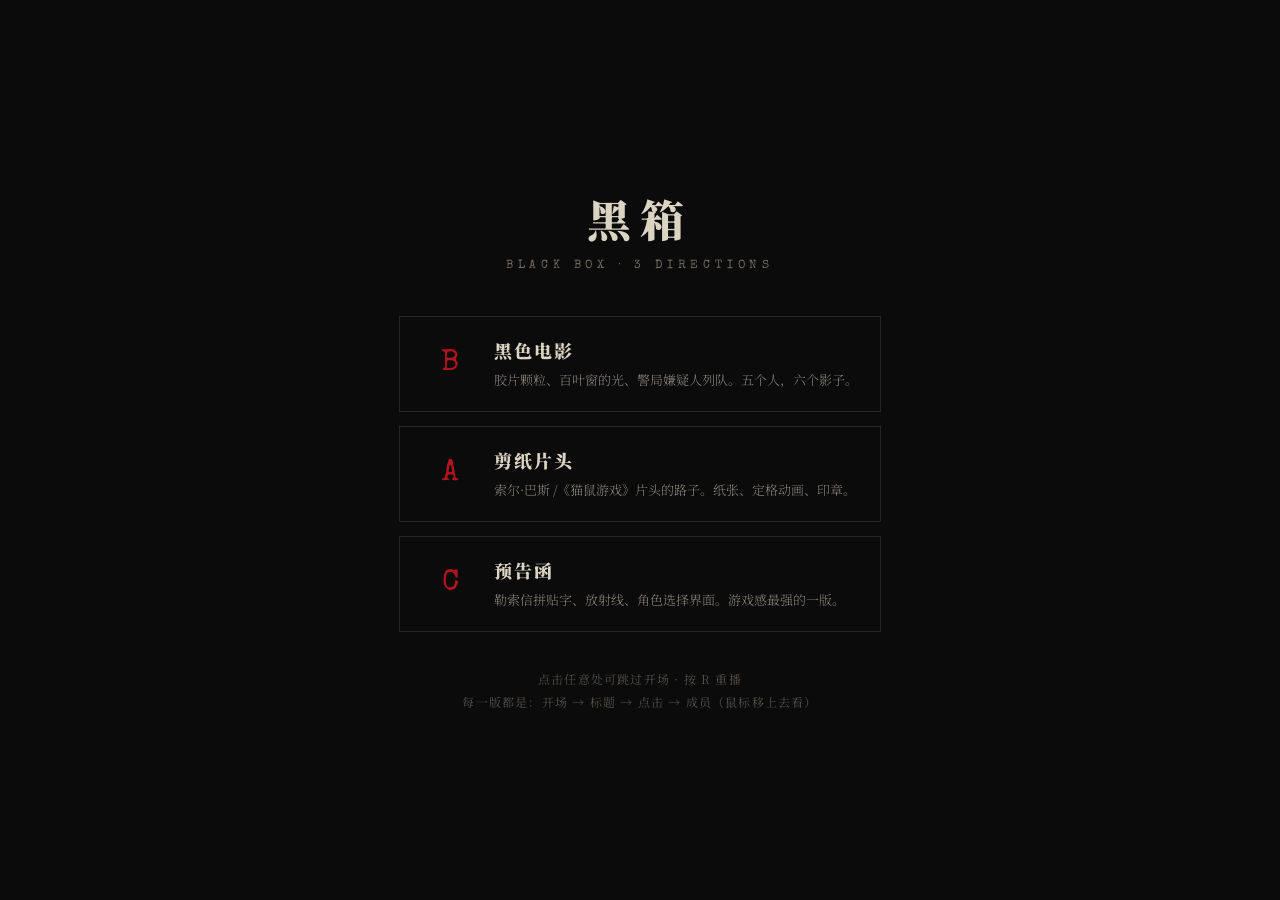
<file: index.html>
<!doctype html>
<html lang="zh-CN">
<head>
<meta charset="utf-8">
<meta name="viewport" content="width=device-width,initial-scale=1">
<title>黑箱 · 三个方向</title>
<link href="https://fonts.googleapis.com/css2?family=Noto+Serif+SC:wght@300;900&family=Special+Elite&display=swap" rel="stylesheet">
<style>
*{margin:0;padding:0;box-sizing:border-box}
body{min-height:100vh;background:#0b0b0c;color:#dcd4c3;font-family:"Noto Serif SC",serif;display:grid;place-items:center;padding:40px 16px}
h1{font-weight:900;font-size:44px;letter-spacing:.2em;text-align:center}
.sub{font-family:"Special Elite";font-size:12px;letter-spacing:.4em;color:#6f6a62;text-align:center;margin:10px 0 44px}
.list{display:grid;gap:14px;width:min(640px,100%)}
a{display:grid;grid-template-columns:56px 1fr;gap:16px;align-items:center;padding:20px 22px;border:1px solid #26252a;color:inherit;text-decoration:none;transition:border-color .2s,background .2s}
a:hover{border-color:#b0141c;background:#121114}
.k{font-family:"Special Elite";font-size:30px;color:#b0141c;text-align:center}
.t{font-weight:900;font-size:18px;letter-spacing:.12em}
.d{font-weight:300;font-size:13px;color:#8a857b;margin-top:6px;line-height:1.7}
.foot{font-size:12px;color:#55514b;text-align:center;margin-top:36px;letter-spacing:.1em;line-height:1.9}
</style>
</head>
<body>
<main>
  <h1>黑箱</h1>
  <div class="sub">BLACK BOX · 3 DIRECTIONS</div>
  <div class="list">
    <a href="b-noir.html"><div class="k">B</div><div><div class="t">黑色电影</div><div class="d">胶片颗粒、百叶窗的光、警局嫌疑人列队。五个人，六个影子。</div></div></a>
    <a href="a-cutpaper.html"><div class="k">A</div><div><div class="t">剪纸片头</div><div class="d">索尔·巴斯 /《猫鼠游戏》片头的路子。纸张、定格动画、印章。</div></div></a>
    <a href="c-calling-card.html"><div class="k">C</div><div><div class="t">预告函</div><div class="d">勒索信拼贴字、放射线、角色选择界面。游戏感最强的一版。</div></div></a>
  </div>
  <div class="foot">点击任意处可跳过开场 · 按 R 重播<br>每一版都是：开场 → 标题 → 点击 → 成员（鼠标移上去看）</div>
</main>
</body>
</html>
</file>
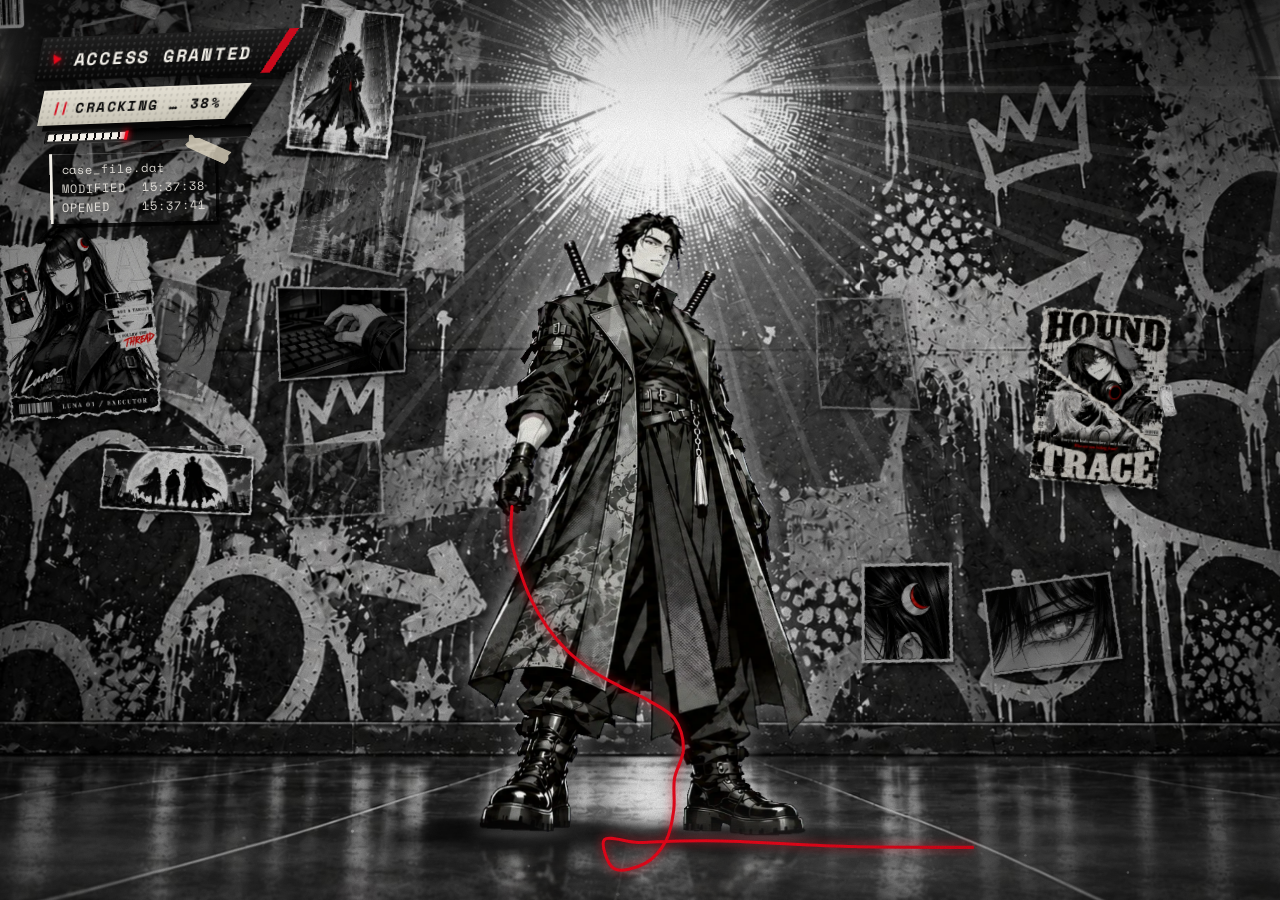
<file: v2/index.html>
<!doctype html>
<html lang="zh-CN">
<head>
<meta charset="utf-8">
<meta name="viewport" content="width=device-width,initial-scale=1,viewport-fit=cover">
<title>▮▮▮▮▮▮</title>
<link rel="stylesheet" href="hub.css?v=20261007-transitions1">
<link rel="preload" href="assets/s-plate-k.jpg" as="image" fetchpriority="high">
<link rel="preload" href="fonts/Anton-400-latin.woff2" as="font" type="font/woff2" crossorigin>
<link rel="preload" href="fonts/SpaceMono-700-latin.woff2" as="font" type="font/woff2" crossorigin>
<link rel="stylesheet" href="fonts.css">
<style>
  :root {
    --ink: #0a0a0a;
    --paper: #f2efe8;
    --red: #e5071a;
    --gutter: clamp(14px, 3vw, 40px);
  }
  * { box-sizing: border-box; }
  html, body { margin: 0; height: 100%; background: #000; overflow: hidden; touch-action: none; }
  /* Keep the cover-sized scene inside the viewport. Unlike hidden, clip also
     prevents focus/ENTER from scrolling this container during the hand-off. */
  main { position: fixed; inset: 0; width: 100%; height: 100%; overflow: clip; }
  body { font-family: 'Space Mono', ui-monospace, monospace; color: var(--paper); }

  /* ---------- 场景：分层的动态壁纸。尺寸和位置由 scene.js 按 cover 设置 ---------- */
  .scene { position: absolute; left: 0; top: 0; width: 100vw; height: 100vh; opacity: 0; --s: 1; }
  .L { position: absolute; left: 0; top: 0; width: 100%; height: 100%; }
  .plate { display: block; user-select: none; -webkit-user-drag: none; }
  .screens, .dust { pointer-events: none; }
  .fig-wrap { position: absolute; }
  .fig-wrap img { position: absolute; left: 0; top: 0; width: 100%; height: 100%; display: block; user-select: none; -webkit-user-drag: none; }
  .fig-wrap .refl { transform: scaleY(-1); opacity: .26; filter: blur(calc(2.2px * var(--s)));
    -webkit-mask-image: linear-gradient(to top, #000 0%, transparent 62%); mask-image: linear-gradient(to top, #000 0%, transparent 62%); }
  .fig-wrap .halo { filter: brightness(0) invert(1) blur(calc(11px * var(--s))); opacity: .34; transform: scale(1.015); transform-origin: 50% 96%; }   /* 背光：白色的剪影，糊开 */
  .hand { position: absolute; width: 0; height: 0; }
  /* 墙上的贴纸画板（1672x941 像素，JS 按场景缩放）；通缉令比人物暗一点，免得抢戏，站在前面的那位亮一点 */
  .wall { position: absolute; left: 0; top: 0; width: 1672px; height: 941px; transform-origin: 0 0; pointer-events: none; }
  /* 海报：.pst 管"啪"地贴上去，.pin 管悬停放大。比人物暗一点，免得抢戏；站在前面的那位亮一点 */
  .pst { position: absolute; pointer-events: auto; }
  .pin { position: relative; transform-origin: 50% 40%; }
  .pst img { display: block; user-select: none; -webkit-user-drag: none; }
  .pst .sh { position: absolute; left: 0; top: 0; width: 100%; filter: brightness(0) blur(5px); opacity: .55; pointer-events: none; }
  .pst .pp { position: relative; width: 100%; height: auto; filter: brightness(.82) contrast(1.05); }
  .pst.me .pp { filter: brightness(1.05) contrast(1.05); }
  .pnl { position: absolute; pointer-events: auto; }
  .pnl img { display: block; width: 100%; height: auto; user-select: none; -webkit-user-drag: none; }
  .pnl .ptape { position: absolute; width: 30%; height: auto; filter: drop-shadow(0 1px 1px rgba(0,0,0,.5)) !important; opacity: .92; pointer-events: none; }
  .pst .tape { position: absolute; height: auto; filter: drop-shadow(0 1px 1px rgba(0, 0, 0, .5)); opacity: .95; pointer-events: none; }
  /* 灯光：两盏顶灯偶尔不稳地闪一下，中央那团光缓慢呼吸。克制。 */
  .glow { position: absolute; border-radius: 50%; pointer-events: none; mix-blend-mode: screen; aspect-ratio: 1; transform: translate(-50%, -50%); }
  .glow.lampL { left: 9%; top: 6%; width: 22%; background: radial-gradient(circle, rgba(255,255,255,.4), rgba(255,255,255,.1) 30%, transparent 62%); animation: lampFlick 9s infinite; }
  .glow.lampR { left: 91.2%; top: 7.4%; width: 22%; background: radial-gradient(circle, rgba(255,255,255,.4), rgba(255,255,255,.1) 30%, transparent 62%); animation: lampFlick 11s infinite; animation-delay: -4.1s; }
  .glow.burst { left: 50%; top: 10.5%; width: 44%; background: radial-gradient(circle, rgba(255,255,255,.5), rgba(255,255,255,.14) 34%, transparent 66%); animation: burstPulse 6s ease-in-out infinite alternate; }
  @keyframes lampFlick { 0%, 86%, 100% { opacity: 1 } 87% { opacity: .22 } 88% { opacity: 1 } 89% { opacity: .5 } 90% { opacity: 1 } }
  @keyframes burstPulse { from { opacity: .62; transform: translate(-50%, -50%) scale(.96) } to { opacity: 1; transform: translate(-50%, -50%) scale(1.06) } }
  .fig-wrap .shadow { transform: scaleY(-.34); opacity: .68; filter: brightness(0) blur(calc(6px * var(--s)));
    -webkit-mask-image: linear-gradient(to top, #000 0%, transparent 85%); mask-image: linear-gradient(to top, #000 0%, transparent 85%); }
  .contact { position: absolute; transform: translate(-50%, -38%); border-radius: 50%; pointer-events: none;
    background: radial-gradient(ellipse at 50% 50%, rgba(0, 0, 0, .95) 0%, rgba(0, 0, 0, .7) 38%, transparent 72%); filter: blur(calc(4px * var(--s))); }
  .fig-wrap .refl { opacity: .42; filter: blur(calc(1.4px * var(--s))); }
  .fog { position: absolute; left: -20%; width: 140%; height: 11%; pointer-events: none; mix-blend-mode: screen; filter: blur(calc(12px * var(--s))); opacity: .5;
    background: radial-gradient(ellipse 22% 50% at 20% 50%, rgba(255,255,255,.34), transparent), radial-gradient(ellipse 26% 50% at 62% 50%, rgba(255,255,255,.26), transparent), radial-gradient(ellipse 18% 50% at 90% 50%, rgba(255,255,255,.3), transparent); }
  .fog.fa { animation: fogA 26s linear infinite alternate; }
  .fog.fb { animation: fogB 38s linear infinite alternate; opacity: .34; margin-top: 2.2%; }
  @keyframes fogA { from { transform: translateX(-4%); } to { transform: translateX(4%); } }
  @keyframes fogB { from { transform: translateX(5%); } to { transform: translateX(-5%); } }
  .thread { overflow: visible; pointer-events: none; }
  .thread .line { fill: none; stroke: var(--red); stroke-width: 3.2; stroke-linecap: round; filter: drop-shadow(0 0 5px rgba(229, 7, 26, .8)); }
  .thread .cap { fill: var(--red); stroke: var(--paper); stroke-width: 2.4; opacity: 0; filter: drop-shadow(0 0 8px rgba(229, 7, 26, .9)); }

  /* 启动画面：墙和人物还在路上时，不是一片死黑。加载很快（<0.4 秒）就根本看不见它。 */
  #boot { position: fixed; inset: 0; z-index: 100; background: #000; display: grid; place-content: center; justify-items: center; gap: 16px; transition: opacity .5s .1s; }
  #boot span { font: 700 13px/1 'Space Mono', monospace; letter-spacing: .38em; color: rgba(242, 239, 232, .72); opacity: 0; animation: bootIn .3s .4s forwards; }
  #boot i { width: min(240px, 50vw); height: 2px; background: linear-gradient(90deg, transparent, #e5071a, transparent); opacity: 0; animation: bootIn .3s .4s forwards, bootScan 1.1s ease-in-out infinite; }
  @keyframes bootIn { to { opacity: 1 } }
  @keyframes bootScan { 0%, 100% { transform: translateX(-45%) scaleX(.4) } 50% { transform: translateX(45%) scaleX(1) } }
  html.ready #boot { opacity: 0; pointer-events: none; }
  .vignette { position: fixed; inset: 0; pointer-events: none;
    background: radial-gradient(ellipse at 50% 55%, transparent 52%, rgba(0, 0, 0, .55) 100%); }
  /* 性能（量过）：每帧被 JS 挪动的图层必须单独开合成层，否则每一帧都要把里面所有的滤镜（模糊、阴影）重画一遍。
     在 Retina 屏上这一条把首页从 23 帧/秒、最差一帧 316 毫秒，变成稳定 60 帧。只给"确实在动"的东西开，别全开，每个合成层都占显存。 */
  .lyr, .pst, .psw, .pnl, .fig-wrap { will-change: transform; }
  /* 胶片颗粒：以前是 4 倍屏幕大（inset -50%）还叠 multiply，一张 5760x3600 的纹理每帧混合一次；现在只比屏幕大一圈、普通叠加 */
  .grain { position: fixed; inset: -6%; pointer-events: none; opacity: .09;
    background-image: url("data:image/svg+xml;utf8,<svg xmlns='http://www.w3.org/2000/svg' width='200' height='200'><filter id='n'><feTurbulence type='fractalNoise' baseFrequency='.9' numOctaves='2' stitchTiles='stitch'/><feColorMatrix values='0 0 0 0 0  0 0 0 0 0  0 0 0 0 0  0 0 0 1.4 -.2'/></filter><rect width='100%' height='100%' filter='url(%23n)'/></svg>");
    animation: grain 1.2s steps(6) infinite; }
  @keyframes grain { 0% { transform: translate(0, 0) } 20% { transform: translate(-3%, 2%) } 40% { transform: translate(2%, -3%) } 60% { transform: translate(-2%, -1%) } 80% { transform: translate(3%, 3%) } 100% { transform: translate(0, 0) } }

  /* ---------- 左上：系统读数（英文是系统的声音）----------
     做成真的"物件"：有厚度的标签、嵌在槽里的分段进度条、贴着胶带的小卡片。
     厚度用 filter 的 drop-shadow 一层层叠出来（外层元素），形状（切角）放在里层的 .tf 上，这样切角不会把厚度切掉。 */
  .hud { position: absolute; left: var(--gutter); top: var(--gutter); transform: rotate(-2.2deg); transform-origin: left top; font-size: clamp(11px, 1.1vw, 14px); letter-spacing: .12em; }
  .hud > * { display: block; }
  /* HUD 标签和 ENTER 同一套语言：整体斜切，键面压在一块偏移的灰纸底板上；ACCESS GRANTED 是黑底纸字 + 红三角 + 一道细红斜线，CRACKING 反过来（纸色底黑字）。
     底板用 ::before 偏移出来（同样的切角），键面的切角放在里层 .tf，文字再反向斜回来，所以字是直立的斜体。 */
  .tag { --sd: 6px; position: relative; width: max-content; opacity: 0; transform: skewX(-14deg); filter: drop-shadow(0 9px 8px rgba(0, 0, 0, .55)); }
  .tag::before { content: ''; position: absolute; inset: 0; z-index: -1; transform: translate(var(--sd), var(--sd)); clip-path: polygon(0 0, 100% 0, calc(100% - 20px) 100%, 0 100%); }
  .tag .tf { position: relative; display: flex; align-items: center; gap: .65em; padding: .5em 2em .5em .85em; font-weight: 700; clip-path: polygon(0 0, 100% 0, calc(100% - 20px) 100%, 0 100%); }
  .tag .tf > * { transform: skewX(14deg); }
  .tag .tt { display: inline-block; font-style: italic; letter-spacing: .1em; }
  .tag.granted { margin-bottom: 9px; font-size: 1.25em; }
  .tag.granted .tf { padding-right: 3.7em; }
  .tag.granted::before { background: var(--grain), linear-gradient(135deg, #d6d2c6, #a09c90); background-size: 160px, auto; }
  .tag.granted .tf { color: var(--paper);
    background: linear-gradient(115deg, transparent calc(100% - 2.7em), rgba(212, 9, 28, .95) calc(100% - 2.7em) calc(100% - 2.2em), transparent calc(100% - 2.2em)),
      radial-gradient(circle, rgba(255, 255, 255, .1) 1px, transparent 1.6px) 0 0 / 6px 6px, linear-gradient(180deg, #1f1f1f, #060606); }
  .tag.crack::before { background: #060606; box-shadow: 0 0 0 1px rgba(255, 255, 255, .12); }
  .tag.crack .tf { color: var(--ink); gap: .5em;
    background: radial-gradient(circle, rgba(0, 0, 0, .1) 1px, transparent 1.6px) 0 0 / 6px 6px, linear-gradient(180deg, #e4e0d4, #c8c4b6); }
  .tag.crack .tf::before { content: '//'; transform: skewX(14deg); color: #d4091c; font-weight: 700; letter-spacing: -.1em; }
  /* 红三角：指向文字，微微闪 */
  .tri { flex: none; width: 0; height: 0; border-left: .5em solid #e5071a; border-top: .31em solid transparent; border-bottom: .31em solid transparent; filter: drop-shadow(0 0 .22em rgba(229, 7, 26, .85)); animation: ledBlink 2.6s ease-in-out infinite; }
  @keyframes ledBlink { 0%, 100% { opacity: 1 } 47% { opacity: 1 } 50% { opacity: .35 } 54% { opacity: 1 } }
  /* 进度条：嵌在槽里的分段灯条，每一格都是一个小方块，最后一格发红光 */
  .bar { transform: skewX(-14deg); height: 11px; width: clamp(150px, 16vw, 230px); margin: 7px 0 0 4px; opacity: 0; transform-origin: left; padding: 2px; background: linear-gradient(180deg, #050505, #151515); border-radius: 2px;
    box-shadow: inset 0 2px 3px rgba(0, 0, 0, .95), 0 1px 0 rgba(255, 255, 255, .22), 0 0 0 1px #000; }
  .bar i { position: relative; display: block; height: 100%; width: 38%; background: repeating-linear-gradient(90deg, var(--paper) 0 6px, transparent 6px 8px); box-shadow: 0 0 6px rgba(242, 239, 232, .35); }
  .bar i::after { content: ''; position: absolute; right: -2px; top: -1px; bottom: -1px; width: 3px; background: #e5071a; box-shadow: 0 0 6px 1px rgba(229, 7, 26, .85); animation: ledBlink 1.3s linear infinite; }
  /* 文件信息：一张贴着胶带的小卡片，有一点点歪 */
  .meta { position: relative; width: max-content; margin: 12px 0 0 6px; padding: .6em .9em .55em 1em; font-size: .86em; line-height: 1.55; letter-spacing: .08em; color: rgba(242, 239, 232, .88);
    background: var(--grain), linear-gradient(180deg, rgba(34, 34, 34, .95), rgba(14, 14, 14, .95)); background-size: 160px, auto; opacity: 0; transform: rotate(.9deg);
    box-shadow: inset 3px 0 0 var(--paper), inset 0 1px 0 rgba(255, 255, 255, .16), 3px 4px 0 rgba(0, 0, 0, .7), 5px 9px 9px rgba(0, 0, 0, .5); }
  .meta::before { content: ''; position: absolute; right: -16px; top: -9px; width: 46px; height: 15px; transform: rotate(24deg); background: rgba(238, 229, 205, .74); box-shadow: 0 1px 2px rgba(0, 0, 0, .5);
    clip-path: polygon(0 12%, 6% 0, 14% 14%, 24% 2%, 100% 8%, 96% 36%, 100% 62%, 95% 100%, 8% 92%, 0 78%, 5% 50%); }

  /* ---------- 右下：ENTER ----------
     一个真正的"键"：脸（.e-face）浮在一块侧壁（.e-side）上面。静止时露出 9px 的厚度；
     鼠标悬上去，脸往左上浮起（厚度变 12px）；按下去，脸往侧壁方向沉下去（厚度只剩 3px）。
     按钮本身被 GSAP 管着 transform，所以所有位移都放在内部的 .e-face 上。 */
  .enter { --d: 9px; position: absolute; right: var(--gutter); bottom: calc(var(--gutter) + env(safe-area-inset-bottom, 0px)); border: 0; padding: 0; background: none; cursor: pointer; opacity: 0;
    font-family: 'Anton', Impact, sans-serif; font-size: clamp(30px, 4.2vw, 62px); letter-spacing: .06em; line-height: 1; transform: skewX(-14deg) rotate(-2deg);
    filter: drop-shadow(0 12px 10px rgba(0, 0, 0, .65)); outline: none; }
  .e-side { position: absolute; inset: 0; transform: translate(var(--d), var(--d)); background: linear-gradient(135deg, #8d887b 0%, #4f4c45 70%, #2b2926 100%); box-shadow: inset 0 0 0 2px #0a0a0a; transition: transform .12s; }
  .e-face { position: relative; display: flex; align-items: center; gap: .32em; padding: .32em .75em .3em .6em; color: var(--ink); transition: transform .12s, background .15s, color .15s, box-shadow .15s;
    background: var(--grain), linear-gradient(180deg, #fbf9f3 0%, #f2efe8 46%, #d9d5c9 100%); background-size: 160px, auto;
    box-shadow: inset 0 3px 0 #fff, inset 0 -5px 0 rgba(0, 0, 0, .15), inset 3px 0 0 rgba(255, 255, 255, .85), inset 0 0 0 3px #0a0a0a; overflow: hidden; }
  .e-face::before { content: ''; position: absolute; inset: 7px; border: 1.5px dashed rgba(10, 10, 10, .35); pointer-events: none; }      /* 缝线 */
  .e-face::after { content: ''; position: absolute; top: 0; bottom: 0; left: -70%; width: 45%; pointer-events: none; transform: skewX(-18deg);
    background: linear-gradient(90deg, transparent, rgba(255, 255, 255, .85), transparent); opacity: 0; }                              /* 悬停时划过的高光 */
  .e-txt, .e-led, .e-arr { position: relative; z-index: 1; display: inline-block; transform: skewX(14deg); }
  .e-led { flex: none; width: .24em; height: .5em; margin-right: .08em; background: linear-gradient(180deg, #ff8d8d, #e5071a 55%, #8a0211); border-radius: 1px; box-shadow: 0 0 .35em rgba(229, 7, 26, .95), 0 0 0 .04em rgba(0, 0, 0, .6); animation: ledBlink 1.8s ease-in-out infinite; }
  .e-arr { font-size: .62em; letter-spacing: -.12em; margin-left: .15em; transition: transform .15s, letter-spacing .15s; }
  .enter:hover .e-face, .enter:focus-visible .e-face { transform: translate(-3px, -3px); color: var(--paper);
    background: var(--grain), linear-gradient(180deg, #2f2f2f 0%, #161616 50%, #0a0a0a 100%); background-size: 160px, auto;
    box-shadow: inset 0 3px 0 rgba(255, 255, 255, .22), inset 0 -5px 0 rgba(0, 0, 0, .8), inset 0 0 0 3px var(--paper); }
  .enter:hover .e-face::before, .enter:focus-visible .e-face::before { border-color: rgba(242, 239, 232, .4); }
  .enter:hover .e-face::after, .enter:focus-visible .e-face::after { animation: sheen .7s ease-out 1; }
  .enter:hover .e-arr, .enter:focus-visible .e-arr { transform: skewX(14deg) translateX(.14em); letter-spacing: .02em; }
  .enter:active .e-face { transform: translate(6px, 6px); box-shadow: inset 0 2px 0 rgba(255, 255, 255, .12), inset 0 -2px 0 rgba(0, 0, 0, .8), inset 0 0 0 3px var(--paper); }
  .enter:active .e-side { transform: translate(var(--d), var(--d)) scale(.995); }
  @keyframes sheen { 0% { left: -70%; opacity: 0 } 15% { opacity: 1 } 100% { left: 130%; opacity: 0 } }

  /* ===== 按键 B（最终选用）：漫画菜单的斜切黑条。黑色键面压在一块灰纸底板上（不再是纯白，对比度压下来，带纸的颗粒）；
     悬停时键面翻成暖纸色、底板翻成暗红；红三角指向文字；一道很细的红斜线。 ===== */
  .enter.v-b { --d: 8px; }
  .v-b .b-slab { position: absolute; inset: 0; transform: translate(var(--d), var(--d)); clip-path: polygon(0 0, 100% 0, calc(100% - 26px) 100%, 0 100%); transition: transform .12s, background .15s;
    background: var(--grain), linear-gradient(135deg, #d3cfc3, #9d998d); background-size: 160px, auto; }
  .v-b .b-face { position: relative; display: flex; align-items: center; gap: .3em; padding: .32em 1.9em .3em .55em; color: var(--paper); transition: transform .12s, color .15s, background .15s;
    clip-path: polygon(0 0, 100% 0, calc(100% - 26px) 100%, 0 100%);
    background: linear-gradient(115deg, transparent calc(100% - 1.5em), rgba(212, 9, 28, .95) calc(100% - 1.5em) calc(100% - 1.2em), transparent calc(100% - 1.2em)),
      radial-gradient(circle, rgba(255, 255, 255, .09) 1px, transparent 1.6px) 0 0 / 6px 6px, linear-gradient(180deg, #1d1d1d, #050505); }
  .v-b .e-txt { font-style: italic; letter-spacing: .09em; }
  .v-b .b-tri { position: relative; z-index: 1; flex: none; width: 0; height: 0; border-left: .42em solid #e5071a; border-top: .27em solid transparent; border-bottom: .27em solid transparent; filter: drop-shadow(0 0 .22em rgba(229, 7, 26, .8)); transform: skewX(14deg); transition: transform .15s; animation: ledBlink 2.6s ease-in-out infinite; }
  .v-b:hover .b-face, .v-b:focus-visible .b-face { transform: translate(-3px, -3px); color: var(--ink);
    background: linear-gradient(115deg, transparent calc(100% - 1.5em), rgba(212, 9, 28, .95) calc(100% - 1.5em) calc(100% - 1.2em), transparent calc(100% - 1.2em)),
      radial-gradient(circle, rgba(0, 0, 0, .1) 1px, transparent 1.6px) 0 0 / 6px 6px, linear-gradient(180deg, #e9e5d9, #cdc9bb); }
  .v-b:hover .b-slab, .v-b:focus-visible .b-slab { background: var(--grain), linear-gradient(135deg, #b30c1c, #6e0511); background-size: 160px, auto; transform: translate(calc(var(--d) + 2px), calc(var(--d) + 2px)); }
  .v-b:hover .b-tri, .v-b:focus-visible .b-tri { transform: skewX(14deg) translateX(.2em) scale(1.25); }
  .v-b:active .b-face { transform: translate(6px, 6px); }
  .v-b:active .b-slab { transform: translate(var(--d), var(--d)) scale(.99); }

  /* ===== 按键 C：街机的圆形红按钮（带黑白警示条的外圈）+ 一块钉着铆钉的金属铭牌。不倾斜，像装在面板上的真东西 ===== */
  .enter.v-c { display: flex; align-items: center; gap: .26em; transform: rotate(-1.5deg); filter: drop-shadow(0 12px 10px rgba(0, 0, 0, .65)); }
  .c-housing { position: relative; flex: none; width: 1.42em; height: 1.42em; border-radius: 50%; margin: 0 .12em .14em 0;
    background: repeating-conic-gradient(#0a0a0a 0 12deg, #f2efe8 12deg 24deg);
    box-shadow: 0 0 0 .06em #0a0a0a, 0 .08em 0 .06em #6d695f, 0 .16em 0 .06em #4a4741, 0 .24em 0 .06em #2b2926; }
  .c-housing::before { content: ''; position: absolute; inset: .17em; border-radius: 50%; background: radial-gradient(circle at 50% 40%, #151515, #000); box-shadow: inset 0 .08em .16em rgba(0, 0, 0, .95), 0 0 0 .035em rgba(255, 255, 255, .3); }
  .c-dome { position: absolute; inset: .3em; border-radius: 50%; transition: transform .12s, box-shadow .12s, filter .15s;
    background: radial-gradient(circle at 36% 26%, #ffb3b3 0 6%, #ff3a3a 20%, #e5071a 44%, #9a0414 82%, #5a0109);
    box-shadow: 0 .12em 0 #75020f, 0 .2em 0 #2e0106, 0 .26em .26em rgba(0, 0, 0, .6), 0 0 .55em rgba(229, 7, 26, .4); animation: domePulse 2.4s ease-in-out infinite; }
  @keyframes domePulse { 0%, 100% { filter: brightness(1) } 50% { filter: brightness(1.18) } }
  .c-plate { position: relative; display: flex; align-items: center; gap: .3em; padding: .28em .5em .26em .62em; color: var(--paper); border-radius: .07em; margin-bottom: .22em; transition: transform .12s, box-shadow .12s;
    background: var(--grain), linear-gradient(180deg, #343434 0%, #181818 48%, #0a0a0a 100%); background-size: 160px, auto;
    box-shadow: inset 0 .05em 0 rgba(255, 255, 255, .34), inset 0 -.06em 0 rgba(0, 0, 0, .9), inset 0 0 0 .05em #0a0a0a, 0 .09em 0 #8d887b, 0 .16em 0 #5a574f, 0 .23em 0 #2b2926; }
  .c-plate .e-txt, .c-plate .e-arr { transform: none; }
  .c-rivet { flex: none; width: .17em; height: .17em; border-radius: 50%; background: radial-gradient(circle at 35% 30%, #cfcfcf, #6a6a6a 60%, #222); box-shadow: 0 0 0 .02em #000; }
  .v-c:hover .c-dome, .v-c:focus-visible .c-dome { filter: brightness(1.3); transform: translateY(-.03em); box-shadow: 0 .14em 0 #75020f, 0 .22em 0 #2e0106, 0 .3em .3em rgba(0, 0, 0, .6), 0 0 1em .1em rgba(229, 7, 26, .75); }
  .v-c:hover .c-plate, .v-c:focus-visible .c-plate { transform: translateY(-.03em); }
  .v-c:hover .e-arr, .v-c:focus-visible .e-arr { transform: translateX(.14em); letter-spacing: .02em; }
  .v-c:active .c-dome { transform: translateY(.14em); box-shadow: 0 .02em 0 #75020f, 0 .06em 0 #2e0106, 0 .08em .1em rgba(0, 0, 0, .6), 0 0 .7em rgba(229, 7, 26, .6); }
  .v-c:active .c-plate { transform: translateY(.07em); box-shadow: inset 0 .05em 0 rgba(255, 255, 255, .2), inset 0 -.06em 0 rgba(0, 0, 0, .9), inset 0 0 0 .05em #0a0a0a, 0 .03em 0 #8d887b, 0 .07em 0 #2b2926; }

  /* ---------- 回访彩蛋 ---------- */
  .again { position: absolute; left: var(--gutter); bottom: calc(var(--gutter) + env(safe-area-inset-bottom, 0px)); font-family: 'Noto Serif SC', serif; font-weight: 600; font-size: clamp(16px, 1.8vw, 24px); letter-spacing: .3em; color: var(--paper); text-shadow: 0 0 12px #000, 0 2px 4px #000; opacity: 0; pointer-events: none; }

  /* ---------- 转场：红线绷直，沿线把屏幕切成两半 ---------- */
  .half { position: fixed; inset: 0; z-index: 40; overflow: hidden; pointer-events: none; will-change: transform; }
  main.entry-transition { pointer-events: none; }
  .slash { position: fixed; inset: 0; width: 100%; height: 100%; z-index: 50; pointer-events: none; display: none; }
  .slash path { fill: none; stroke-linecap: round; stroke-linejoin: round; }
  #slashGlow { stroke: var(--paper); stroke-width: 9; opacity: 0; }                   /* 撕开的白边 */
  #slashLine { stroke: var(--red); stroke-width: 4; filter: drop-shadow(0 0 8px rgba(229, 7, 26, .9)); }
  .flash { position: fixed; inset: 0; z-index: 45; background: #fff; opacity: 0; pointer-events: none; }


  /* ---------- 中央光晕的光效：光束 + 两层反向缓慢旋转的光芒 + 泛光 + 横向光斑（都是 screen 叠加，克制） ---------- */
  .glow.burst { left: 51.3%; top: 10.8%; }
  .lfx { position: absolute; pointer-events: none; mix-blend-mode: screen; }
  .lfx.shaft { left: 51.3%; top: 10.8%; width: 52%; height: 80%; transform: translateX(-50%); filter: blur(8px); opacity: .7;
    background: linear-gradient(to bottom, rgba(255,255,255,.24), rgba(255,255,255,.07) 60%, transparent 96%); clip-path: polygon(44% 0, 56% 0, 100% 100%, 0 100%); animation: shaftPulse 7s ease-in-out infinite alternate; }
  .lfx.rays { left: 51.3%; top: 10.8%; aspect-ratio: 1; border-radius: 50%; transform: translate(-50%, -50%); }
  .lfx.r1 { width: 130%; opacity: .55; animation: spinA 160s linear infinite;
    background: repeating-conic-gradient(from 0deg, rgba(255,255,255,.32) 0deg 1.1deg, transparent 1.1deg 7.5deg);
    -webkit-mask-image: radial-gradient(circle, transparent 2.5%, #000 9%, transparent 47%); mask-image: radial-gradient(circle, transparent 2.5%, #000 9%, transparent 47%); }
  .lfx.r2 { width: 105%; opacity: .5; animation: spinB 240s linear infinite;
    background: repeating-conic-gradient(from 3deg, rgba(255,255,255,.24) 0deg .55deg, transparent .55deg 12deg);
    -webkit-mask-image: radial-gradient(circle, transparent 3%, #000 12%, transparent 40%); mask-image: radial-gradient(circle, transparent 3%, #000 12%, transparent 40%); }
  .lfx.bloom { left: 51.3%; top: 10.8%; width: 26%; aspect-ratio: 1; border-radius: 50%; transform: translate(-50%, -50%); filter: blur(14px);
    background: radial-gradient(circle, rgba(255,255,255,.6), rgba(255,255,255,.18) 38%, transparent 68%); animation: bloomPulse 4.2s ease-in-out infinite alternate; }
  .lfx.streak { left: 51.3%; top: 10.8%; width: 76%; height: 1.4%; transform: translate(-50%, -50%); filter: blur(1.5px);
    background: radial-gradient(ellipse 50% 50% at 50% 50%, rgba(255,255,255,.75), rgba(255,255,255,.2) 45%, transparent 72%); animation: streakBreathe 5.5s ease-in-out infinite; }
  @keyframes spinA { from { transform: translate(-50%, -50%) rotate(0deg) } to { transform: translate(-50%, -50%) rotate(360deg) } }
  @keyframes spinB { from { transform: translate(-50%, -50%) rotate(360deg) } to { transform: translate(-50%, -50%) rotate(0deg) } }
  @keyframes bloomPulse { from { opacity: .55; transform: translate(-50%, -50%) scale(.92) } to { opacity: 1; transform: translate(-50%, -50%) scale(1.1) } }
  @keyframes streakBreathe { 0%, 100% { opacity: .5; width: 68% } 50% { opacity: 1; width: 84% } }
  @keyframes shaftPulse { from { opacity: .5 } to { opacity: .85 } }


  /* ---------- 墙脚：暗角 + 地上的倒影 + 踢脚线 + 踢脚线的影子（场景坐标：墙地交界在 y≈792） ---------- */
  .fx-ao { position: absolute; left: 0; top: 650px; width: 1672px; height: 142px; pointer-events: none;
    background: linear-gradient(to bottom, transparent, rgba(0, 0, 0, .28) 55%, rgba(0, 0, 0, .78)); }
  .fx-refl { position: absolute; left: 0; top: 800px; width: 1672px; height: 150px; overflow: hidden; pointer-events: none; mix-blend-mode: screen; opacity: .5;
    -webkit-mask-image: linear-gradient(to bottom, #000 0%, rgba(0, 0, 0, .45) 45%, transparent 100%); mask-image: linear-gradient(to bottom, #000 0%, rgba(0, 0, 0, .45) 45%, transparent 100%); }
  .fx-refl img { position: absolute; left: 0; top: 800px; width: 1672px; height: 941px; transform-origin: 0 0; transform: scaleY(-1); filter: blur(2.6px) brightness(.8); }
  .fx-base { position: absolute; left: 0; top: 781px; width: 1672px; height: 23px; pointer-events: none;
    background: var(--grain), repeating-linear-gradient(90deg, transparent 0 231px, rgba(0, 0, 0, .85) 231px 233px, rgba(255, 255, 255, .09) 233px 234px),     /* 板与板之间的接缝 */
      radial-gradient(circle at 18% 70%, rgba(255, 255, 255, .13) 0 2px, transparent 3px), radial-gradient(circle at 63% 35%, rgba(255, 255, 255, .1) 0 2px, transparent 3px), radial-gradient(circle at 87% 62%, rgba(255, 255, 255, .12) 0 2.5px, transparent 3.5px),   /* 磨掉漆的小斑 */
      linear-gradient(to bottom, #3a3a3a 0, #1f1f1f 18%, #0c0c0c 62%, #000 100%); background-size: 160px, auto, auto, auto, auto, auto;
    box-shadow: 0 -1px 0 rgba(0, 0, 0, .9), inset 0 2px 0 rgba(255, 255, 255, .34), inset 0 -2px 0 rgba(0, 0, 0, .95); }
  .fx-baseshade { position: absolute; left: 0; top: 804px; width: 1672px; height: 58px; pointer-events: none;
    background: linear-gradient(to bottom, rgba(0, 0, 0, .72), rgba(0, 0, 0, .25) 55%, transparent); }

  /* ---------- 右边那盏灯的光：光锥（轻轻摆）+ 星芒（一点点呼吸）。灯在 (1522, 92)，光朝右下斜着打 ---------- */
  .lfx.beam { left: 91.03%; top: 9.9%; width: 16%; height: 44%; transform-origin: 50% 0; transform: translateX(-50%) rotate(-7deg); filter: blur(5px);
    background: linear-gradient(to bottom, rgba(255, 255, 255, .36), rgba(255, 255, 255, .11) 55%, transparent 96%); clip-path: polygon(40% 0, 60% 0, 100% 100%, 0 100%);
    animation: beamSway 9s ease-in-out infinite alternate, lampFlick 11s infinite -4.1s; }
  .lfx.flare { left: 91.03%; top: 9.9%; width: 8.5%; aspect-ratio: 1; transform: translate(-50%, -50%); animation: flarePulse 5.5s ease-in-out infinite;
    background: radial-gradient(circle, rgba(255, 255, 255, .95) 0 5%, rgba(255, 255, 255, .34) 17%, transparent 46%),
      linear-gradient(90deg, transparent, rgba(255, 255, 255, .8) 50%, transparent) center / 100% 2.4% no-repeat,
      linear-gradient(0deg, transparent, rgba(255, 255, 255, .55) 50%, transparent) center / 2.4% 100% no-repeat; }
  @keyframes beamSway { from { transform: translateX(-50%) rotate(-8.6deg) } to { transform: translateX(-50%) rotate(-5.4deg) } }
  @keyframes flarePulse { 0%, 100% { transform: translate(-50%, -50%) scale(.88) rotate(0deg); opacity: .7 } 50% { transform: translate(-50%, -50%) scale(1.12) rotate(7deg); opacity: 1 } }

  /* ---------- 贴着的东西：围着上沿那一点晃，鼠标靠近就被抬起 ---------- */
  .sw, .psw { transform-origin: 50% 0%; }

  .cs0 { position: absolute; transform: translate(-50%, -38%); border-radius: 50%; pointer-events: none; filter: blur(calc(5px * var(--s)));
    background: radial-gradient(ellipse at 50% 50%, rgba(0,0,0,.85), rgba(0,0,0,.5) 50%, transparent 78%); }
  /* ---------- 脚下的接触阴影：每只脚两层。软影在人物后面，暗边压在鞋底边缘上 ---------- */
  .cs { position: absolute; transform: translate(-50%, -42%); border-radius: 50%; pointer-events: none; filter: blur(calc(3px * var(--s)));
    background: radial-gradient(ellipse at 50% 50%, rgba(0,0,0,.95), rgba(0,0,0,.62) 42%, transparent 74%); }
  .cs2 { position: absolute; transform: translate(-50%, -50%); border-radius: 50%; pointer-events: none; opacity: .72; filter: blur(calc(1.4px * var(--s)));
    background: radial-gradient(ellipse at 50% 50%, rgba(0,0,0,.88), rgba(0,0,0,.42) 55%, transparent 76%); }
  @media (prefers-reduced-motion: reduce) { .lfx, .glow { animation: none !important; } }
  @media (prefers-reduced-motion: reduce) { .grain { animation: none; } }
  /* Fade a viewport-sized veil while the cover artwork stays composited. */
  @media (max-width: 760px), (hover: none) {
    main { isolation: isolate; }
    main .scene { isolation: isolate; }
    main .scene-bg { z-index: 0; }
    main .scene-mid { z-index: 1; }
    main .scene-figure { z-index: 2; }
    main .fog { z-index: 3; }
    main .thread { z-index: 4; }
    main .scene-dust { z-index: 5; }
    main .grain, main .scene .lfx, main .scene .fog, main .scene .glow { animation: none; }
    main .glow, main .lfx, main .fog, main .fx-refl { mix-blend-mode: normal; }
    main .lyr, main .pst, main .pnl, main .fig-wrap { will-change: auto; }
    main .fig { will-change: transform; }
    main .tri, main .b-tri, main .e-led, main .bar i::after { animation: none; }
  }

</style>
</head>
<body>
<div id="boot" aria-hidden="true"><span>CONNECTING</span><i></i></div>

<main>
  <div class="scene" id="scene"></div>
  <div class="vignette"></div>
  <div class="grain"></div>

  <div class="hud" aria-label="system status">
    <span class="tag granted"><span class="tf"><i class="tri"></i><span class="tt">ACCESS GRANTED</span></span></span>
    <span class="tag crack"><span class="tf"><span class="tt"><span id="pct">CRACKING … 38%</span></span></span></span>
    <span class="bar"><i id="barFill"></i></span>
    <span class="meta" id="meta">case_file.dat</span>
  </div>


  <button class="enter" id="enter" type="button"><i class="e-side"></i><span class="e-face"><i class="e-led"></i><span class="e-txt">ENTER</span><span class="e-arr">▶▶</span></span></button>
  <div class="again" id="again">你又来了。</div>
</main>

<svg class="slash" id="slash" aria-hidden="true"><path id="slashGlow" d=""/><path id="slashLine" d=""/></svg>
<div class="flash" id="flash"></div>
<section class="hub" id="hub" aria-label="Suspects">
  <div class="hub-wall" aria-hidden="true"><div class="wall-camera" id="wallCamera"><img class="wall-plate" src="assets/s-plate-k.jpg" alt=""><i class="wall-light light-left"></i><i class="wall-light light-right" id="hubLamp"></i></div><div class="wall-veil"></div><div class="wall-shade"></div></div>
  <div class="hub-flow" id="hubFlow">
    <header class="hub-header" id="hubHeader"><h1 class="hub-title"><span>SUSPECTS</span></h1><p class="hub-ref">CASE_FILE.DAT / MEMBERS</p></header>
    <div class="poster-stage" id="posterStage" aria-label="Suspect spread">
      <div class="main-panel-location" id="mainPanel"><div class="panel-parallax" id="panelParallax"><div class="panel-shadow"></div><div class="panel-motion" id="panelMotion"><div class="panel-halves" id="panelHalves">
        <div class="paper-half half-a" id="panelHalfA"><div class="panel-paper"><div class="panel-inner"><i class="inner-shade"></i><i class="panel-burst"></i><i class="panel-grain"></i></div></div><svg class="cut-edge cut-edge-light" viewBox="0 0 100 100" preserveAspectRatio="none" aria-hidden="true"><path d="M0 77 L100 36"/></svg></div>
        <div class="paper-half half-b" id="panelHalfB"><div class="panel-paper"><div class="panel-inner"><i class="inner-shade"></i><i class="panel-burst"></i><i class="panel-grain"></i></div></div><svg class="cut-edge cut-edge-shadow" viewBox="0 0 100 100" preserveAspectRatio="none" aria-hidden="true"><path d="M0 77 L100 36"/></svg></div>
      </div><i class="slice-fragment" id="sliceFragment"></i><i class="peel-corner" id="peelCorner"></i><svg class="seam" viewBox="0 0 100 100" preserveAspectRatio="none"><path class="cut-line" id="cutLine" d="M0 77 L100 36"/></svg></div></div></div>
      <div class="hero-name-location" id="heroNameLocation"><h2 class="hero-name" id="heroName">LUNA</h2><p class="hero-role" id="heroRole">01 / EXECUTOR</p></div>
      <div class="hero-location" id="heroLocation"><div class="hero-shadow-clip"><div class="hero-shadow" id="heroShadow"><img alt=""></div></div><div class="contact-layer" id="contactLayer"><i class="contact-shadow"></i><i class="contact-shadow"></i></div><div class="reflection" id="heroReflection"><img alt=""></div><div class="hero-parallax" id="heroParallax"><div class="hero-clip" id="heroClip"><div class="hero-motion" id="heroMotion"><img class="hero-art" id="heroArt" alt=""></div></div></div></div>
      <div class="poster-location alt-location-a" id="altLocationA"></div><div class="poster-location alt-location-b" id="altLocationB"></div><div class="poster-location ghost-location" id="ghostLocation" hidden></div>
      <div class="outgoing" id="outgoing"></div><div class="cut-in" id="cutIn" aria-hidden="true"><div class="cut-in-paper"><img id="cutInArt" alt=""></div></div>
    </div>
    <div class="evidence-area" id="evidenceArea"><div class="dossier-drag" id="dossierDrag"><article class="dossier" id="dossier" aria-label="Detective observation">
      <div class="d-grip" id="dGrip" aria-hidden="true"></div><i class="d-pin" id="dPin" aria-hidden="true"></i>
      <p class="d-note"><span class="note-reveal"><span id="dNote">执行者。她最近一次下单，是在三天前。</span><i class="rb" id="noteBar"></i></span></p>
      <div class="d-meta"><div class="d-head"><span id="dNo">FILE 01</span><span class="d-tag" id="dStatus">ACTIVE</span></div><dl><div class="d-row"><dt>MODIFIED</dt><dd><button class="modified-value" id="dMod" type="button">00:00:00</button></dd></div></dl><p class="opened-clue" id="openedClue" aria-hidden="true"></p></div>
      <footer class="d-footer"><span class="file-fragment" aria-hidden="true"></span><span class="stamp" id="stamp">EXAMINED</span></footer><span class="staple-scar" aria-hidden="true"></span><button id="graphiteStrip" class="graphite-strip" type="button" aria-label="Release graphite strip" hidden><svg viewBox="0 0 190 22" aria-hidden="true"><path d="M75 43 C58 23 74 7 96 12 C123 16 126 43 105 52 C85 63 65 45 73 28 C77 20 84 17 92 17 M91 12 L100 17 L90 21"/></svg></button><button class="corner-lift" id="cornerLift" type="button" aria-label="Lift paper corner" aria-pressed="false"></button>
    </article><div class="strip-workbench" id="stripWorkbench" aria-label="Graphite registration surface" hidden><button id="stripRegister" class="strip-register" type="button" aria-label="Align selected strip"><svg viewBox="0 0 190 66" aria-hidden="true"><circle cx="24" cy="0" r="6"/><circle cx="167" cy="66" r="6"/></svg></button></div></div></div>
    <nav class="hub-index" id="hubIndex" aria-label="Suspect index"></nav>
  </div>
  <svg class="strings" id="strings" aria-hidden="true"><path class="thread-shadow" id="threadShadow"></path><path class="thread-core" id="threadCore"></path></svg>
  <button class="thread-tail" id="threadTail" type="button" aria-label="Loose thread"></button>
  <button class="hub-b back v-b" id="back" type="button"><i class="b-slab"></i><span class="b-face"><i class="b-tri"></i><span class="e-txt">BACK</span></span></button>
  <div class="system-line" id="systemLine" role="status" aria-live="polite"></div><div class="hub-dust" id="hubDust" aria-hidden="true"></div>
</section>

<script>/* Finale-only iteration loader; normal entry still uses its existing lazy hub loader. */ if(new URLSearchParams(location.search).get("finale")==="1"&&!/[?&]hub=/.test(location.search)){const s=document.createElement("script");s.src="hub.js?v=20261007-transitions1";s.async=false;addEventListener("DOMContentLoaded",()=>document.head.append(s));}</script>
<script src="vendor/gsap.min.js"></script>
<script src="vendor/Draggable.min.js"></script>
<script src="vendor/InertiaPlugin.min.js"></script>
<script src="sfx.js"></script>
<script>if (/[?&]hub=/.test(location.search)) document.write('<script src="hub.js?v=20261007-transitions1"><\/script>');   // 开发用的直达开关需要它同步加载；正常访问时 hub.js 延后加载（见下面）</script>
<script src="panels.js"></script>
<script src="scene.js?v=20261007-transitions1"></script>
<script>
(() => {
  const $ = (s) => document.querySelector(s);
  const scene = $('#scene'), enterBtn = $('#enter');
  const mobileRender = matchMedia('(max-width:760px), (hover:none)').matches;
  const reduce = matchMedia('(prefers-reduced-motion: reduce)').matches;

  /* ---------- 系统读数 ---------- */
  const pad = (n) => String(n).padStart(2, '0');
  const stamp = (d) => `${pad(d.getHours())}:${pad(d.getMinutes())}:${pad(d.getSeconds())}`;
  const opened = new Date();
  $('#meta').innerHTML = `case_file.dat<br>MODIFIED&nbsp;&nbsp;${stamp(new Date(opened - 3000))}<br>OPENED&nbsp;&nbsp;&nbsp;&nbsp;${stamp(opened)}`;

  const prog = { v: 38 };                                 // 进度条慢慢爬，但 ACCESS GRANTED 早就亮着了
  gsap.to(prog, { v: 71, duration: 90, ease: 'none', onUpdate() {
    $('#pct').textContent = `CRACKING … ${Math.floor(prog.v)}%`;
    $('#barFill').style.width = prog.v + '%';
  } });

  /* ---------- 入场 ---------- */
  const tl = gsap.timeline({ defaults: { ease: 'power3.out' }, paused: true });   // 先暂停：墙和人物就绪（Scene.ready）才开场
  tl.to(scene, { opacity: 1, duration: reduce || mobileRender ? 0 : 1.6, ease: 'power1.inOut' }, 0)
    .fromTo('.tag.granted', { opacity: 0, scale: .2, transformOrigin: '0% 50%' }, { opacity: 1, scale: 1, duration: .55, ease: 'back.out(2.4)' }, .35)
    .fromTo('.tag.crack',   { opacity: 0, scale: .2, transformOrigin: '0% 50%' }, { opacity: 1, scale: 1, duration: .55, ease: 'back.out(2.4)' }, .5)
    .fromTo('.bar',         { opacity: 0, scaleX: 0 },         { opacity: 1, scaleX: 1, duration: .5 }, .62)
    .to('.meta', { opacity: 1, duration: .6 }, 1.0)
    .fromTo('#enter',  { opacity: 0, scale: .35 }, { opacity: 1, scale: 1, duration: .6, ease: 'back.out(2.6)' }, 2.3);
  window.Scene.ready.then(() => { performance.mark('scene-ready'); if (mobileRender) gsap.set(scene, { opacity: 1 }); document.documentElement.classList.add('ready'); if (reduce) tl.progress(1); else tl.play(0); });

  /* 列队页（hub.js）延后加载：它一启动就会请求 4 张大海报（1.6 MB），和首页抢带宽。
     首页稳定后 2.5 秒、或鼠标靠近 / 点击 ENTER 时再取；点得再快，openHub 也会等它加载完。 */
  let hubLoading;
  const loadHub = () => hubLoading || (hubLoading = new Promise((res, reject) => {
    if (window.BB) return res();
    const s = document.createElement('script'); s.src = 'hub.js?v=20261007-transitions1'; s.onload = res; s.onerror = () => { s.remove(); hubLoading = null; reject(new Error('Hub unavailable')); }; document.body.append(s);
  }));
  const prepareHub = () => loadHub().then(() => window.BB.prepareHub());
  const openHub = () => loadHub().then(() => window.BB.openHub());
  const warmHub = () => prepareHub().catch(() => {});
  window.Scene.ready.then(() => setTimeout(warmHub, 2500));
  ['pointerenter', 'focus', 'pointerdown', 'touchstart'].forEach((ev) => enterBtn.addEventListener(ev, warmHub, { once: true, passive: true }));

  /* ---------- 回访：只用本机 localStorage，不上传任何东西 ---------- */
  try {
    if (localStorage.getItem('bb_seen')) gsap.to('#again', { opacity: .9, duration: 1.4, delay: 3.2 });
    localStorage.setItem('bb_seen', String(Date.now()));
  } catch (e) { /* 隐私模式下读不了，就当第一次来 */ }

  /* ---------- ENTER：红线绷直，桌面沿线撕开，手机连续进入列队页 ---------- */
  const main = $('main'), slash = $('#slash'), slashLine = $('#slashLine'), slashGlow = $('#slashGlow'), flash = $('#flash');
  let busy = false;

  // Touch browsers keep one already-painted wall; cloning its animated layers
  // twice forces expensive clipping/rasterization during the hand-off.
  function mobileSlice(done) {
    main.classList.add('entry-transition');
    window.Scene.pull(() => {
      const pts = window.Scene.threadScreen(60);
      const d = pts.map((p, i) => `${i ? 'L' : 'M'}${p.x.toFixed(1)} ${p.y.toFixed(1)}`).join(' ');
      window.Scene.hideThread(); window.Scene.pause();
      slashLine.setAttribute('d', d); slash.style.display = 'block';
      gsap.set(slashLine, { opacity: 1, filter: 'none' }); gsap.set(slashGlow, { opacity: 0 });
      openHub().then(() => {
        gsap.set(document.querySelector('#hub'), { opacity: 0 });
        window.SFX.thud();
        gsap.timeline({ onComplete: () => { main.style.display = 'none'; main.classList.remove('entry-transition'); slash.style.display = 'none'; done(); } })
          .to(document.querySelector('#hub'), { opacity: 1, duration: .42, ease: 'power1.inOut' }, 0)
          .to(slashLine, { opacity: 0, duration: .3, ease: 'power1.out' }, .08);
      }).catch(() => { main.classList.remove('entry-transition'); slash.style.display = 'none'; window.Scene.resume(); done(); });
    });
  }

  /* 点 ENTER：握在手里的红线先绷紧，然后画面沿着它的真实形状（带一点撕边的抖动）裂开。
     不再另外冒出一条线：切开的，就是你一直看着的那根线。 */
  function slice(done) {
    window.Scene.pull(() => {
      const pts = window.Scene.threadScreen(60);                                     // 屏幕坐标里的红线（手 → ENTER）
      const diag = Math.hypot(innerWidth, innerHeight), L = diag * 1.3, BIG = diag * 2;
      const ext = (a, b) => { const d = Math.hypot(a.x - b.x, a.y - b.y) || 1; return { x: a.x + (a.x - b.x) / d * L, y: a.y + (a.y - b.y) / d * L }; };
      const head = ext(pts[0], pts[4]), tail = ext(pts[pts.length - 1], pts[pts.length - 5]);   // 两端顺着线的方向延伸到屏幕外
      const rnd = (n) => (Math.random() - .5) * 2 * n;
      const edge = [head, ...pts.map((p, i) => (i % 2 ? { x: p.x + rnd(4), y: p.y + rnd(4) } : p)), tail];   // 撕边：两半共用同一条折线，严丝合缝
      let dx = tail.x - head.x, dy = tail.y - head.y; const len = Math.hypot(dx, dy) || 1; dx /= len; dy /= len;
      const nx = -dy, ny = dx;
      const poly = (s) => `polygon(${edge.map((p) => `${p.x.toFixed(1)}px ${p.y.toFixed(1)}px`).join(',')}, ${(tail.x + nx * BIG * s).toFixed(1)}px ${(tail.y + ny * BIG * s).toFixed(1)}px, ${(head.x + nx * BIG * s).toFixed(1)}px ${(head.y + ny * BIG * s).toFixed(1)}px)`;

      window.Scene.hideThread();                                                     // 复制画面前先把原来的线藏起来，免得被从中间劈成两半
      const halves = [1, -1].map((s) => {
        const el = document.createElement('div'), c = main.cloneNode(true);
        el.className = 'half';
        c.querySelectorAll('[id]').forEach((n) => n.removeAttribute('id'));
        const srcs = main.querySelectorAll('canvas');                                // 画布复制不出内容，要把当前这一帧画上去
        c.querySelectorAll('canvas').forEach((cv, i) => { cv.width = srcs[i].width; cv.height = srcs[i].height; cv.getContext('2d').drawImage(srcs[i], 0, 0); });
        el.append(c); el.style.clipPath = poly(s); document.body.append(el);
        return el;
      });
      main.style.visibility = 'hidden';

      // 画在最上面的红线：和被切开的那条线完全重合，先震一下，再淡出
      slash.style.display = 'block';
      const vib = { a: 7 };
      const drawLine = () => {
        const d = pts.map((p, i) => { const e = Math.sin(Math.PI * i / (pts.length - 1)); return `${i ? 'L' : 'M'}${p.x.toFixed(1)} ${(p.y + Math.sin(i * .7 + performance.now() * .09) * vib.a * e).toFixed(1)}`; }).join(' ');
        slashLine.setAttribute('d', d); slashGlow.setAttribute('d', d);
      };
      gsap.set(slashLine, { opacity: 1 }); gsap.set(slashGlow, { opacity: 0 });
      const dist = diag * .8, [h1, h2] = halves;
      gsap.timeline({ onComplete: () => { halves.forEach((h) => h.remove()); slash.style.display = 'none'; main.style.display = 'none'; done(); } })
        .to(vib, { a: 0, duration: .3, ease: 'power2.out', onUpdate: drawLine })           // 线绷紧后"嗡"地一震
        .to(slashGlow, { opacity: .85, duration: .06 }, 0)
        .add(() => window.SFX.thud(), .08)
        .to(flash, { opacity: mobileRender ? 0 : .8, duration: .05 }, .22)                                  // 一闪
        .to(flash, { opacity: 0, duration: .22 })
        .to(h1, { x: nx * dist, y: ny * dist, rotation: 3, duration: .8, ease: 'power4.inOut' }, .3)
        .to(h2, { x: -nx * dist, y: -ny * dist, rotation: -3, duration: .8, ease: 'power4.inOut' }, '<')
        .to([slashLine, slashGlow], { opacity: 0, duration: .35 }, .45)
        .add(() => openHub(), .42);                                            // 一边裂开，一边把嫌疑人列队推上来
    });
  }

  enterBtn.addEventListener('pointerdown', () => window.SFX.snap(.24));            // 按下去的一声
  enterBtn.addEventListener('click', async () => {
    if (busy) return; busy = true;
    enterBtn.disabled = true; enterBtn.setAttribute('aria-busy', 'true');
    const done = () => { busy = false; enterBtn.disabled = false; enterBtn.removeAttribute('aria-busy'); };
    try {
      await prepareHub();
      window.SFX.whoosh();
      if (reduce) { await openHub(); main.style.display = 'none'; done(); return; }
      if (mobileRender) mobileSlice(done); else slice(done);
    } catch { window.Scene.resume(); done(); }
  });
})();
</script>
</body>
</html>
</file>
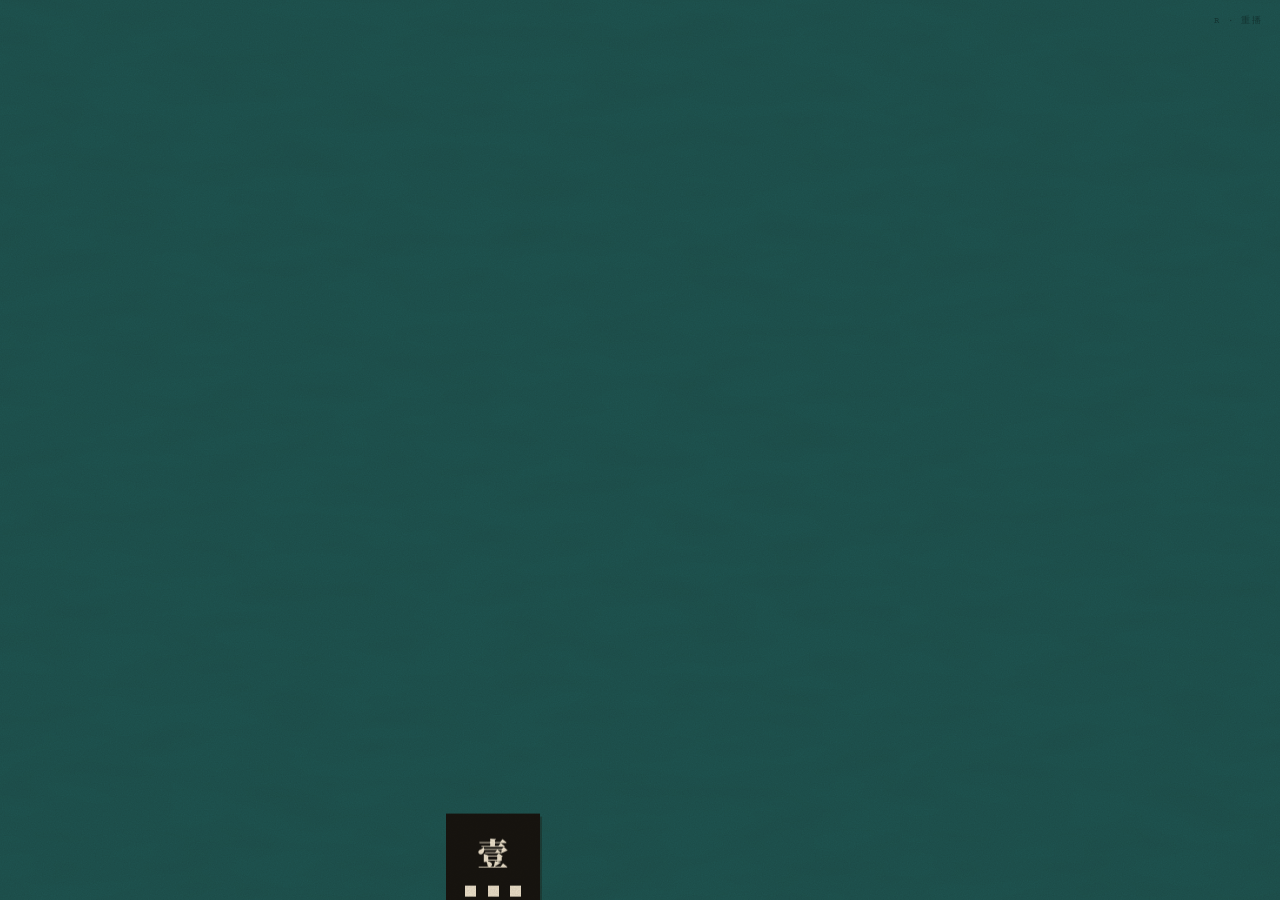
<file: a-cutpaper.html>
<!doctype html>
<html lang="zh-CN">
<head>
<meta charset="utf-8">
<meta name="viewport" content="width=device-width,initial-scale=1">
<title>黑箱 · A 剪纸片头</title>
<link rel="preconnect" href="https://fonts.googleapis.com">
<link rel="preconnect" href="https://fonts.gstatic.com" crossorigin>
<link href="https://fonts.googleapis.com/css2?family=Noto+Serif+SC:wght@600;900&family=DM+Serif+Display&family=Courier+Prime:wght@400;700&display=swap" rel="stylesheet">
<script src="https://cdn.jsdelivr.net/npm/gsap@3.13.0/dist/gsap.min.js"></script>
<script src="shared/figures.js"></script>
<style>
:root{
  --mustard:#E2A13B; --teal:#1E5451; --verm:#C73A2A; --cream:#EEE4CF; --ink:#17140F;
  --u:min(1vh,.56vw);
}
*{margin:0;padding:0;box-sizing:border-box}
html,body{height:100%;overflow:hidden}
body{background:var(--ink);font-family:"Noto Serif SC",serif;color:var(--ink);-webkit-font-smoothing:antialiased}
.mono{font-family:"Courier Prime",monospace}

/* 纸张纹理 + 剪纸阴影 + 手工逐帧抖动 */
.paper{position:fixed;inset:0;pointer-events:none;z-index:50;mix-blend-mode:multiply;opacity:.55;
  background-image:url("data:image/svg+xml;utf8,<svg xmlns='http://www.w3.org/2000/svg' width='360' height='360'><filter id='n'><feTurbulence type='fractalNoise' baseFrequency='.85' numOctaves='3' stitchTiles='stitch'/><feColorMatrix values='0 0 0 0 .42  0 0 0 0 .38  0 0 0 0 .32  0 0 0 .55 0'/></filter><rect width='100%' height='100%' filter='url(%23n)'/></svg>")}
.fibers{position:fixed;inset:0;pointer-events:none;z-index:49;mix-blend-mode:multiply;opacity:.35;
  background-image:url("data:image/svg+xml;utf8,<svg xmlns='http://www.w3.org/2000/svg' width='900' height='900'><filter id='f'><feTurbulence type='fractalNoise' baseFrequency='.012 .04' numOctaves='2' seed='7' stitchTiles='stitch'/><feColorMatrix values='0 0 0 0 .5  0 0 0 0 .45  0 0 0 0 .38  0 0 0 .5 -.12'/></filter><rect width='100%' height='100%' filter='url(%23f)'/></svg>")}
.cut{filter:drop-shadow(calc(var(--u)*.32) calc(var(--u)*.45) 0 rgba(28,16,4,.30))}
.boil{translate:var(--bx,0) var(--by,0);rotate:var(--br,0deg)}
.hint{position:fixed;right:calc(var(--u)*2.4);top:calc(var(--u)*2);z-index:60;font-size:calc(var(--u)*1.25);letter-spacing:.2em;color:rgba(0,0,0,.35)}

.sc{position:fixed;inset:0;visibility:hidden}
.strip{position:absolute;display:inline-block;background:var(--cream);color:var(--ink);font-weight:900;
  font-size:calc(var(--u)*4.3);letter-spacing:.12em;padding:.28em .7em .34em;white-space:nowrap}
.strip.dark{background:var(--ink);color:var(--cream)}

/* S0 撬动世界 */
.rig{position:absolute;left:50%;top:66%}
.fulcrum{position:absolute;left:calc(var(--u)*-7.5);top:calc(var(--u)*.6);width:calc(var(--u)*15);height:calc(var(--u)*13);background:var(--ink);clip-path:polygon(50% 0,100% 100%,0 100%)}
.lever{position:absolute;left:calc(var(--u)*-38);top:calc(var(--u)*-1);width:calc(var(--u)*76);height:calc(var(--u)*2);transform-origin:50% 50%}
.bar{position:absolute;inset:0;background:var(--ink)}
.globe{position:absolute;right:calc(var(--u)*2);bottom:100%;width:calc(var(--u)*16);height:calc(var(--u)*16)}
.weight{position:absolute;left:calc(var(--u)*2);bottom:100%;width:calc(var(--u)*10);height:calc(var(--u)*10);background:var(--ink);
  color:var(--mustard);font-family:"DM Serif Display";font-size:calc(var(--u)*7);display:grid;place-items:center;line-height:1}

/* S1 三套系统 */
.tower{position:absolute;bottom:0;width:calc(var(--u)*13);background:var(--ink)}
.tower .zh{position:absolute;top:calc(var(--u)*2.2);left:0;right:0;text-align:center;color:var(--cream);font-weight:900;font-size:calc(var(--u)*4.4)}
.lights{position:absolute;top:calc(var(--u)*10);left:calc(var(--u)*2.6);right:calc(var(--u)*2.6);display:grid;grid-template-columns:repeat(3,1fr);gap:calc(var(--u)*1.6)}
.lights i{display:block;aspect-ratio:1;background:var(--cream);animation:blink 1.2s steps(1) infinite}
@keyframes blink{0%{opacity:1}50%{opacity:.12}}

/* S2 资金 */
.coin{position:absolute;width:calc(var(--u)*21);height:calc(var(--u)*4.6);border-radius:50%;background:var(--cream);
  box-shadow:0 calc(var(--u)*1) 0 #b3a88f,0 calc(var(--u)*1.35) 0 var(--ink)}
.ground{position:absolute;left:0;right:0;bottom:0;height:calc(var(--u)*10);background:var(--ink)}
.qmark{position:absolute;font-family:"DM Serif Display";font-size:calc(var(--u)*46);line-height:1;color:var(--ink)}

/* S3 代号 */
.bust{position:absolute;bottom:0;width:calc(var(--u)*19)}
.bust svg{display:block;width:100%;height:auto}
.bust.k svg{fill:var(--ink)}
.bust.x svg{fill:none;stroke:var(--ink);stroke-width:3.2;stroke-dasharray:11 8}
.tag{position:absolute;left:50%;top:calc(var(--u)*-6);transform:translateX(-50%);white-space:nowrap;font-family:"DM Serif Display";
  font-size:calc(var(--u)*2.4);padding:.15em .6em .2em;color:var(--ink)}
.tag.zh{font-family:"Noto Serif SC";font-weight:900}

/* S4 锁孔 */
.keyhole{position:absolute;left:50%;top:52%;width:calc(var(--u)*7);margin-left:calc(var(--u)*-3.5);margin-top:calc(var(--u)*-2.8);transform-origin:50% 25%}
.keyhole svg{display:block;width:100%;fill:var(--cream)}
.boss{position:absolute;left:50%;bottom:0;width:calc(var(--u)*34);margin-left:calc(var(--u)*-17)}
.boss svg{display:block;width:100%;fill:var(--ink)}
.redact{position:absolute;left:18%;right:18%;top:21%;height:11%;background:var(--verm);transform-origin:left center}

/* S5 标题 */
.box{position:absolute;left:50%;top:44%;width:calc(var(--u)*40);height:calc(var(--u)*40);margin:calc(var(--u)*-20) 0 0 calc(var(--u)*-20);
  background:var(--ink);display:grid;place-items:center}
.box h1{color:var(--cream);font-weight:900;font-size:calc(var(--u)*14.5);letter-spacing:.06em;line-height:1;white-space:nowrap}
.seal{position:absolute;right:calc(var(--u)*-5);top:calc(var(--u)*-4.5);width:calc(var(--u)*11);height:calc(var(--u)*11);background:var(--verm);
  color:var(--cream);font-weight:900;font-size:calc(var(--u)*4.1);line-height:1.05;display:grid;place-items:center;writing-mode:vertical-rl;letter-spacing:.05em;
  box-shadow:inset 0 0 0 calc(var(--u)*.6) var(--verm),inset 0 0 0 calc(var(--u)*.9) var(--cream)}
.letters{position:absolute;left:50%;top:calc(44% + var(--u)*25);transform:translateX(-50%);display:flex;gap:calc(var(--u)*.9)}
.letters span{display:grid;place-items:center;width:calc(var(--u)*4.6);height:calc(var(--u)*5.6);background:var(--cream);
  font-family:"DM Serif Display";font-size:calc(var(--u)*4.2);color:var(--ink);line-height:1}
.letters span.sp{background:none;filter:none;width:calc(var(--u)*2)}
.caseno{position:absolute;left:0;right:0;top:calc(44% - var(--u)*27.5);text-align:center;font-size:calc(var(--u)*1.7);letter-spacing:.35em;color:var(--ink)}
.prompt{position:absolute;left:0;right:0;bottom:7%;text-align:center;font-size:calc(var(--u)*1.6);letter-spacing:.3em;color:var(--ink);opacity:0;cursor:pointer}

/* S6 名单 */
.band{position:absolute;left:0;right:0;top:25%;height:50%;background:var(--cream)}
.band2{position:absolute;left:0;right:0;top:76.5%;height:calc(var(--u)*1.6);background:var(--mustard)}
.card{position:absolute;top:calc(50% - var(--u)*17.5);width:calc(var(--u)*22);height:calc(var(--u)*31);cursor:pointer;overflow:visible}
.card .face{position:absolute;inset:0;overflow:hidden}
.card .face svg{position:absolute;left:8%;right:8%;bottom:0;width:84%;height:auto}
.card .no{position:absolute;left:calc(var(--u)*1.4);top:calc(var(--u)*1.1);font-size:calc(var(--u)*1.5);font-weight:700;letter-spacing:.12em}
.card .name{position:absolute;left:50%;bottom:calc(var(--u)*-2.4);transform:translateX(-50%) rotate(var(--tr,-2deg));white-space:nowrap;
  background:var(--cream);font-family:"DM Serif Display";font-size:calc(var(--u)*2.6);padding:.12em .6em .16em;color:var(--ink)}
.card .name.zh{font-family:"Noto Serif SC";font-weight:900;font-size:calc(var(--u)*2.3)}
.card.back .face{background:var(--ink)}
.card.back .face::before{content:"";position:absolute;inset:calc(var(--u)*1.4);border:calc(var(--u)*.35) solid var(--verm)}
.card.back .face::after{content:"?";position:absolute;inset:0;display:grid;place-items:center;font-family:"DM Serif Display";font-size:calc(var(--u)*14);color:var(--verm)}
.listcap{left:calc(var(--u)*4);top:calc(var(--u)*5)}
#note{left:50%;bottom:calc(var(--u)*6);transform:translateX(-50%);font-size:calc(var(--u)*2.2);font-weight:600;letter-spacing:.14em;opacity:0}
</style>
</head>
<body>
<div class="fibers"></div>
<div class="paper"></div>
<div class="hint mono">R · 重播</div>

<!-- S0 有人，正在撬动这个世界 -->
<section id="s0" class="sc">
  <div class="strip cut boil" style="left:9%;top:14%">有人，正在撬动这个世界。</div>
  <div class="rig">
    <div class="fulcrum cut boil"></div>
    <div class="lever" id="lever">
      <div class="bar cut"></div>
      <div class="globe cut boil">
        <svg viewBox="0 0 100 100"><defs><clipPath id="gc"><circle cx="50" cy="50" r="48"/></clipPath></defs>
          <circle cx="50" cy="50" r="48" fill="#EEE4CF"/>
          <g clip-path="url(#gc)" fill="none" stroke="#17140F" stroke-width="3.2">
            <ellipse cx="50" cy="50" rx="19" ry="48"/><ellipse cx="50" cy="50" rx="38" ry="48"/>
            <line x1="0" y1="50" x2="100" y2="50"/><line x1="0" y1="27" x2="100" y2="27"/><line x1="0" y1="73" x2="100" y2="73"/>
          </g></svg>
      </div>
      <div class="weight cut boil" id="weight">$</div>
    </div>
  </div>
</section>

<!-- S1 三套交易系统 -->
<section id="s1" class="sc">
  <div class="strip cut boil" style="right:8%;top:12%">三套交易系统。</div>
  <div class="tower cut boil" style="left:calc(50% - var(--u)*27);height:48%"><div class="zh">壹</div><div class="lights"></div></div>
  <div class="tower cut boil" style="left:calc(50% - var(--u)*6.5);height:62%"><div class="zh">贰</div><div class="lights"></div></div>
  <div class="tower cut boil" style="left:calc(50% + var(--u)*14);height:41%"><div class="zh">叁</div><div class="lights"></div></div>
</section>

<!-- S2 一笔来路不明的资金 -->
<section id="s2" class="sc">
  <div class="strip dark cut boil" style="left:8%;top:12%">一笔来路不明的资金。</div>
  <div id="coins"></div>
  <div class="qmark cut boil" style="left:calc(50% + var(--u)*8);top:18%">?</div>
</section>

<!-- S3 一群只有代号的人 -->
<section id="s3" class="sc">
  <div class="strip dark cut boil" style="left:50%;top:12%;transform:translateX(-50%)">一群只有代号的人。</div>
  <div id="busts"></div>
</section>

<!-- S4 以及——他 -->
<section id="s4" class="sc">
  <div class="strip boil" id="andCap" style="left:50%;top:16%;transform:translateX(-50%);background:none;color:var(--cream)">以及——</div>
  <div class="keyhole" id="keyhole"><svg viewBox="0 0 20 32"><circle cx="10" cy="8" r="7"/><polygon points="6.5,12 13.5,12 16,31 4,31"/></svg></div>
  <div class="boss boil" id="boss">
    <svg viewBox="0 0 200 300"><path d=""/></svg>
    <div class="redact cut" id="redact"></div>
  </div>
  <div class="strip dark cut boil" id="heCap" style="left:calc(50% + var(--u)*22);top:30%;font-size:calc(var(--u)*6)">他。</div>
</section>

<!-- S5 标题 -->
<section id="s5" class="sc">
  <div class="caseno mono" id="caseNo">CASE FILE · No.00263893</div>
  <div class="box cut boil" id="box"><h1>黑箱</h1><div class="seal boil" id="seal">绝密</div></div>
  <div class="letters" id="letters"></div>
  <div class="prompt mono" id="prompt">▶ 点击，翻开名单</div>
</section>

<!-- S6 名单 -->
<section id="s6" class="sc">
  <div class="band"></div><div class="band2"></div>
  <div class="strip dark cut boil listcap">已知成员 3 · 身份不明 2</div>
  <div id="cards"></div>
  <div class="strip dark cut" id="note"></div>
</section>

<script>
const $ = s => document.querySelector(s);
const $$ = s => [...document.querySelectorAll(s)];
const U = () => Math.min(innerHeight / 100, innerWidth * .0056);
const COL = { mustard: '#E2A13B', teal: '#1E5451', verm: '#C73A2A', cream: '#EEE4CF', ink: '#17140F' };

/* ---------- 搭场景 ---------- */
// 服务器指示灯
$$('.lights').forEach(l => { l.innerHTML = Array.from({ length: 9 }, () => `<i style="animation-delay:${(-Math.random() * 1.2).toFixed(2)}s;animation-duration:${(0.6 + Math.random() * 1.4).toFixed(2)}s"></i>`).join(''); });
// 硬币
$('#coins').innerHTML = Array.from({ length: 13 }, (_, i) =>
  `<div class="coin cut" style="left:calc(50% - var(--u)*${24 + (i % 3 - 1) * .8});bottom:calc(var(--u)*${11 + i * 2.5})"></div>`).join('') + '<div class="ground"></div>';
// 成员半身像
const MEMBERS = [
  { name: 'LUNA', kind: 'luna', col: 'mustard', note: 'LUNA —— 执行者。她最近一次下单，是在三天前。' },
  { name: 'HOUND', kind: 'hound', col: 'teal', note: 'HOUND —— 嗅探者。风吹草动，都先经过他的鼻子。' },
  { name: '武器大师', kind: 'smith', col: 'verm', zh: 1, note: '武器大师 —— 休眠中。休眠，不等于退役。' },
  { name: '？', kind: 'unknown', col: 'ink', zh: 1, note: '身份不明。这个位置，一直空着。' },
  { name: '？', kind: 'unknown', col: 'ink', zh: 1, note: '身份不明。只留下一个轮廓。' },
];
$('#busts').innerHTML = MEMBERS.map((m, i) => {
  const x = (i - 2) * 22 - 9.5;
  const tagBg = m.col === 'ink' ? COL.cream : COL[m.col];
  return `<div class="bust ${m.kind === 'unknown' ? 'x' : 'k'}" style="left:calc(50% + var(--u)*${x})">
    <div class="tag cut boil ${m.zh ? 'zh' : ''}" style="background:${tagBg};color:${m.col === 'teal' || m.col === 'verm' ? COL.cream : COL.ink}">${m.name}</div>
    ${FIG.svg(m.kind, { h: 300 })}</div>`;
}).join('');
$('#boss svg').innerHTML = FIG.shapes.base;
// BLACK BOX 字母
$('#letters').innerHTML = [...'BLACK BOX'].map(c => c === ' ' ? '<span class="sp"></span>' :
  `<span class="cut boil" style="rotate:${(Math.random() * 8 - 4).toFixed(1)}deg">${c}</span>`).join('');
// 名单卡片：未知成员是卡片上被剪掉的一个人形洞
const CARD_X = [-60, -34, -8, 18, 44];
const CARD_R = [-4, 3, -2, 5, -3];
$('#cards').innerHTML = MEMBERS.map((m, i) => {
  const unk = m.kind === 'unknown';
  const bg = unk ? COL.ink : COL[m.col === 'verm' ? 'verm' : m.col];
  const fg = unk ? COL.cream : (m.col === 'mustard' ? COL.ink : COL.cream);
  const inner = unk
    ? `<svg viewBox="0 0 200 300"><defs><clipPath id="h${i}">${FIG.shapes.base}</clipPath></defs>
         <g clip-path="url(#h${i})"><rect width="200" height="300" fill="#0a0806"/><g transform="translate(7,9)" fill="${COL.cream}">${FIG.shapes.base}</g></g></svg>`
    : `<svg viewBox="0 0 200 300" style="fill:${m.col === 'mustard' ? COL.ink : COL.ink}">${FIG.shapes[m.kind]}</svg>`;
  return `<div class="card cut" data-i="${i}" style="left:calc(50% + var(--u)*${CARD_X[i] - 11});--r:${CARD_R[i]}deg">
    <div class="face boil" style="background:${bg}">${inner}<div class="no mono" style="color:${fg}">No.${i + 1}</div></div>
    <div class="name cut ${m.zh ? 'zh' : ''}" style="--tr:${(-CARD_R[i] * .6).toFixed(1)}deg">${m.name}</div></div>`;
}).join('') + `<div class="card cut back" data-i="6" style="left:calc(50% + var(--u)*${72 - 11});--r:7deg"><div class="face boil"></div></div>`;
$$('.card').forEach(c => gsap.set(c, { rotation: parseFloat(c.style.getPropertyValue('--r')) }));

/* ---------- 手工逐帧抖动：每秒 9 帧，像一张张剪好的纸被拍下来 ---------- */
setInterval(() => {
  const a = U() * .16;
  for (const b of $$('.boil')) {
    if (b.closest('.sc') && b.closest('.sc').style.visibility !== 'visible') continue;
    b.style.setProperty('--bx', ((Math.random() - .5) * a).toFixed(2) + 'px');
    b.style.setProperty('--by', ((Math.random() - .5) * a).toFixed(2) + 'px');
    b.style.setProperty('--br', ((Math.random() - .5) * .5).toFixed(2) + 'deg');
  }
}, 110);

/* ---------- 时间线：场景之间硬切，动作用 steps() 做成定格动画 ---------- */
let state = 'intro';
const tl = gsap.timeline({ paused: true });
const cut = (id, bg, at) => tl.set('.sc', { visibility: 'hidden' }, at).set('#' + id, { visibility: 'visible' }, at).set('body', { backgroundColor: COL[bg] }, at);

// S0
cut('s0', 'mustard', 0);
tl.set('#lever', { rotation: 9 }, 0)
  .from('#s0 .strip', { x: () => -U() * 60, duration: .5, ease: 'steps(5)' }, .1)
  .from('.fulcrum', { y: () => U() * 30, duration: .4, ease: 'steps(4)' }, .1)
  .from('#lever', { y: () => U() * 30, duration: .4, ease: 'steps(4)' }, .25)
  .from('#weight', { y: () => -U() * 70, duration: .5, ease: 'steps(5)' }, 1.1)
  .to('#lever', { rotation: -11, duration: .45, ease: 'steps(4)' }, 1.6)
  .to('.globe', { y: () => -U() * 2.5, duration: .15, ease: 'steps(2)', yoyo: true, repeat: 1 }, 2.05);
// S1
cut('s1', 'teal', 3.3);
tl.from('.tower', { yPercent: 100, duration: .5, ease: 'steps(5)', stagger: .22 }, 3.35)
  .from('#s1 .strip', { x: () => U() * 60, duration: .45, ease: 'steps(4)' }, 3.5);
// S2
cut('s2', 'verm', 5.7);
tl.from('.coin', { y: () => -U() * 40, opacity: 0, duration: .18, ease: 'steps(3)', stagger: .08 }, 5.75)
  .from('#s2 .strip', { x: () => -U() * 60, duration: .45, ease: 'steps(4)' }, 5.8)
  .from('.qmark', { x: () => U() * 60, rotation: 25, duration: .5, ease: 'steps(5)' }, 7.0);
// S3
cut('s3', 'cream', 8.3);
tl.from('.bust', { yPercent: 100, duration: .4, ease: 'steps(4)', stagger: .2 }, 8.35)
  .from('.bust .tag', { y: () => -U() * 30, opacity: 0, duration: .3, ease: 'steps(3)', stagger: .2 }, 8.6)
  .from('#s3 .strip', { y: () => -U() * 20, opacity: 0, duration: .3, ease: 'steps(3)' }, 8.5);
// S4
cut('s4', 'ink', 11.0);
tl.set(['#boss', '#heCap'], { opacity: 0 }, 11)
  .from('#andCap', { opacity: 0, duration: .3, ease: 'steps(3)' }, 11.2)
  .from('#keyhole', { scale: 0, duration: .3, ease: 'steps(3)' }, 11.5)
  .to('#andCap', { opacity: 0, duration: .01 }, 12.5)
  .to('#keyhole', { scale: 90, duration: .7, ease: 'steps(7)' }, 12.5)
  .set('body', { backgroundColor: COL.cream }, 13.2)
  .set('#keyhole', { opacity: 0 }, 13.2)
  .fromTo('#boss', { opacity: 1, yPercent: 100 }, { yPercent: 0, duration: .4, ease: 'steps(4)' }, 13.3)
  .from('#redact', { scaleX: 0, duration: .25, ease: 'steps(3)' }, 14.0)
  .set('#heCap', { opacity: 1 }, 14.35)
  .from('#heCap', { scale: 1.6, duration: .2, ease: 'steps(2)' }, 14.35);
// S5
cut('s5', 'cream', 15.9);
tl.from('#box', { y: () => -U() * 80, duration: .5, ease: 'steps(5)' }, 16.0)
  .to('#box', { y: () => -U() * 1.6, duration: .08, ease: 'steps(1)', yoyo: true, repeat: 1 }, 16.5)
  .from('#letters span', { y: () => -U() * 20, opacity: 0, duration: .15, ease: 'steps(2)', stagger: .07 }, 16.8)
  .from('#seal', { scale: 2.2, opacity: 0, rotation: -20, duration: .24, ease: 'steps(3)' }, 17.7)
  .to('#seal', { rotation: 8, duration: .01 }, 17.95)
  .from('#caseNo', { opacity: 0, duration: .3, ease: 'steps(3)' }, 18.2)
  .to('#prompt', { opacity: 1, duration: .01 }, 18.9)
  .call(() => { state = 'ready'; gsap.to('#prompt', { opacity: 0, duration: .5, ease: 'steps(1)', repeat: -1, yoyo: true }); }, null, 19);

const SHOT = new URLSearchParams(location.search).get('shot');
(SHOT ? document.fonts.ready.then(() => new Promise(r => setTimeout(r, 1500))).then(() => document.fonts.ready)
      : Promise.race([document.fonts.ready, new Promise(r => setTimeout(r, 2500))]))
  .then(() => setTimeout(() => SHOT ? shot(SHOT) : tl.play(), 300));

/* ---------- 名单 ---------- */
function goList() {
  state = 'list';
  gsap.killTweensOf('#prompt');
  const t = window.__t = gsap.timeline();
  t.set('.sc', { visibility: 'hidden' }).set('#s6', { visibility: 'visible' }).set('body', { backgroundColor: COL.teal })
   .from('.band', { scaleX: 0, transformOrigin: 'left', duration: .4, ease: 'steps(4)' })
   .from('.band2', { scaleX: 0, transformOrigin: 'right', duration: .3, ease: 'steps(3)' }, '-=.2')
   .from('.card', { y: () => U() * 70, duration: .35, ease: 'steps(4)', stagger: .14 }, '-=.1')
   .from('.listcap', { x: () => -U() * 50, duration: .35, ease: 'steps(4)' }, '-=.4');
}

function showNote(text) {
  const n = $('#note');
  n.textContent = text;
  gsap.fromTo(n, { opacity: 0, y: U() * 2 }, { opacity: 1, y: 0, duration: .2, ease: 'steps(2)', overwrite: true });
}
$('#cards').addEventListener('mouseover', e => {
  const c = e.target.closest('.card');
  if (!c || state !== 'list' || c === $('#cards')._cur) return;
  $('#cards')._cur = c;
  const i = +c.dataset.i;
  if (i === 6) {
    gsap.fromTo(c, { x: -U() * .8 }, { x: U() * .8, duration: .05, repeat: 7, yoyo: true, ease: 'steps(1)', onComplete: () => gsap.set(c, { x: 0 }) });
    showNote('不可调阅。');
    return;
  }
  $$('.card').forEach(o => { if (o !== c) gsap.to(o, { y: 0, scale: 1, rotation: parseFloat(o.style.getPropertyValue('--r')), duration: .2, ease: 'steps(2)', overwrite: true }); });
  gsap.to(c, { y: -U() * 4, scale: 1.06, rotation: 0, duration: .24, ease: 'steps(3)', overwrite: true });
  showNote(MEMBERS[i].note);
});
$('#cards').addEventListener('mouseleave', () => {
  $('#cards')._cur = null;
  $$('.card').forEach(o => gsap.to(o, { y: 0, scale: 1, rotation: parseFloat(o.style.getPropertyValue('--r')), duration: .2, ease: 'steps(2)', overwrite: true }));
  gsap.to('#note', { opacity: 0, duration: .2, ease: 'steps(2)' });
});

addEventListener('click', () => {
  if (state === 'intro' && tl.time() < 15.9) tl.seek(15.91);
  else if (state === 'ready') goList();
});
/* ?shot=xxx：定格到某一帧，给 README 截图用 */
function finishAll() { gsap.globalTimeline.getChildren(false, true, true).forEach(x => { if (x !== tl && x.repeat() !== -1) x.progress(1); }); }
function shot(n) {
  const at = { lever: 2.6, coins: 7.9, members: 10.6, him: 15.4, title: tl.duration() }[n];
  if (at !== undefined) { tl.seek(at); return; }
  tl.seek(tl.duration()); state = 'ready'; goList(); window.__t.progress(1); finishAll();
  $$('.card')[0].dispatchEvent(new MouseEvent('mouseover', { bubbles: true })); finishAll();
}
addEventListener('keydown', e => { if (e.key === 'r' || e.key === 'R') location.reload(); });
</script>
</body>
</html>
</file>
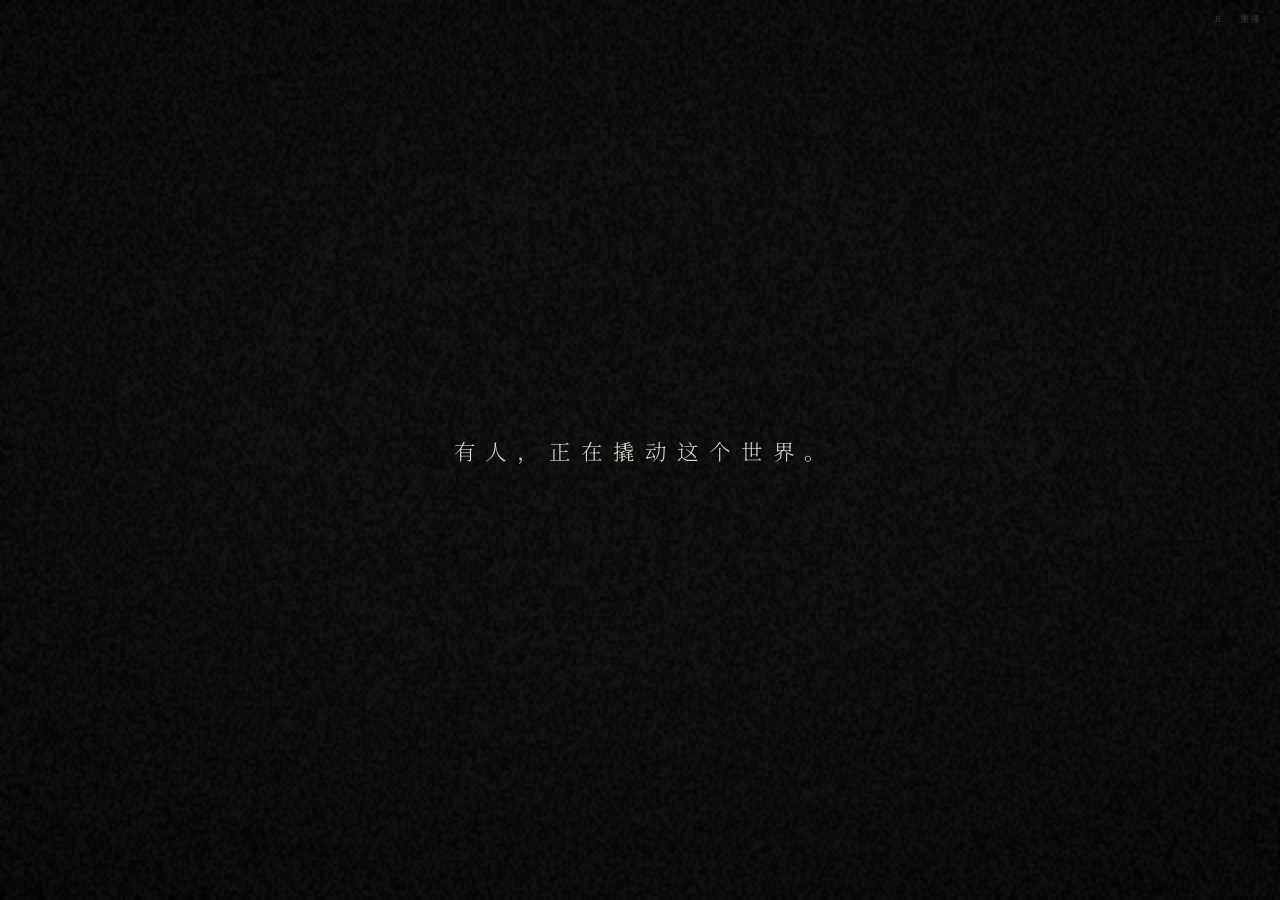
<file: b-noir.html>
<!doctype html>
<html lang="zh-CN">
<head>
<meta charset="utf-8">
<meta name="viewport" content="width=device-width,initial-scale=1">
<title>黑箱 · B 黑色电影</title>
<link rel="preconnect" href="https://fonts.googleapis.com">
<link rel="preconnect" href="https://fonts.gstatic.com" crossorigin>
<link href="https://fonts.googleapis.com/css2?family=Noto+Serif+SC:wght@300;600;900&family=Special+Elite&family=Playfair+Display:wght@400&display=swap" rel="stylesheet">
<script src="https://cdn.jsdelivr.net/npm/gsap@3.13.0/dist/gsap.min.js"></script>
<script src="shared/figures.js"></script>
<style>
:root{
  --ink:#060606; --paper:#dcd4c3; --dim:#6f6a62; --red:#b0141c;
  --u:min(1vh,.56vw);
}
*{margin:0;padding:0;box-sizing:border-box}
html,body{height:100%;background:var(--ink);overflow:hidden;color:var(--paper);font-family:"Noto Serif SC",serif;-webkit-font-smoothing:antialiased}
.mono{font-family:"Special Elite",monospace}

/* 胶片颗粒 / 暗角 / 闪烁 —— 全程覆盖 */
#grain{position:fixed;inset:0;width:100%;height:100%;pointer-events:none;z-index:60;opacity:.06;mix-blend-mode:screen}
.vig{position:fixed;inset:0;pointer-events:none;z-index:55;background:radial-gradient(ellipse 78% 72% at 50% 46%,transparent 42%,rgba(0,0,0,.92) 100%)}
.flick{position:fixed;inset:0;pointer-events:none;z-index:56;background:#000;opacity:0;animation:flick 6.5s steps(1) infinite}
@keyframes flick{0%{opacity:0}9%{opacity:.08}10%{opacity:0}41%{opacity:.04}42%{opacity:0}77%{opacity:.1}78%{opacity:.03}79%{opacity:0}}
.scene{position:fixed;inset:0;visibility:hidden}
.hint{position:fixed;right:calc(var(--u)*2.4);top:calc(var(--u)*2);z-index:70;font-size:calc(var(--u)*1.2);letter-spacing:.3em;color:#3d3a35}

/* ---------- 冷开场 ---------- */
#doorlight{position:absolute;left:50%;top:50%;width:0;height:1px;transform:translate(-50%,-50%);
  background:linear-gradient(90deg,transparent,rgba(255,236,205,.95) 30%,rgba(255,236,205,.95) 70%,transparent);
  box-shadow:0 0 calc(var(--u)*2.4) rgba(255,228,188,.55)}
.line{position:absolute;inset:0;display:grid;place-items:center;opacity:0;
  font-weight:300;font-size:calc(var(--u)*3);letter-spacing:.46em;text-indent:.46em;color:var(--paper)}
.him{position:relative;font-weight:900;font-size:calc(var(--u)*10);letter-spacing:0;text-indent:0;line-height:1}
.strike{position:absolute;left:-22%;right:-22%;top:54%;height:calc(var(--u)*.55);background:var(--red);
  transform:scaleX(0);transform-origin:left center;box-shadow:0 0 calc(var(--u)*1.6) rgba(176,20,28,.7)}

/* ---------- 标题 ---------- */
#title .room{position:absolute;inset:0;background:radial-gradient(ellipse 70% 60% at 50% 58%,#18171a,#0a0a0b 72%)}
.tt{position:absolute;inset:0;display:flex;flex-direction:column;align-items:center;justify-content:center}
.case{font-size:calc(var(--u)*1.55);letter-spacing:.34em;color:#8a8375;height:1.4em;margin-bottom:calc(var(--u)*4.5)}
.tt h1{font-weight:900;font-size:calc(var(--u)*23);letter-spacing:.16em;text-indent:.16em;line-height:1;color:#24211d}
.tt .en{font-family:"Playfair Display",serif;font-size:calc(var(--u)*2.1);letter-spacing:1.25em;text-indent:1.25em;margin-top:calc(var(--u)*4.2);color:#24211d}
.patch{position:absolute;top:-20%;height:140%;width:64vw;left:0;pointer-events:none;
  background:repeating-linear-gradient(171deg,rgb(206,200,188) 0 calc(var(--u)*2.1),rgba(206,200,188,0) calc(var(--u)*3.0) calc(var(--u)*5.3));
  -webkit-mask-image:radial-gradient(ellipse 48% 44% at 50% 50%,#000 25%,transparent 72%);
          mask-image:radial-gradient(ellipse 48% 44% at 50% 50%,#000 25%,transparent 72%);
  filter:blur(calc(var(--u)*.3));mix-blend-mode:color-dodge}
.lamp{position:absolute;inset:0;pointer-events:none;opacity:0;mix-blend-mode:screen;
  background:radial-gradient(ellipse 42% 36% at 50% 56%,rgba(232,199,154,.20),transparent 70%)}
.prompt{position:absolute;left:0;right:0;bottom:10%;text-align:center;font-size:calc(var(--u)*1.45);letter-spacing:.6em;text-indent:.6em;color:#7c766b;opacity:0;cursor:pointer}

/* ---------- 列队 ---------- */
#lineup{background:#0b0b0c}
#lineup .wallbg{position:absolute;inset:0;background:linear-gradient(#121214,#0a0a0b)}
.mk{position:absolute;left:0;right:0;height:1px;background:rgba(220,212,195,.13)}
.mk.minor{background:rgba(220,212,195,.05)}
.mk span{position:absolute;top:calc(var(--u)*-2.1);font-family:"Special Elite";font-size:calc(var(--u)*1.35);color:rgba(220,212,195,.34)}
.mk span.l{left:calc(var(--u)*2.2)} .mk span.r{right:calc(var(--u)*2.2)}
.row{position:absolute;left:50%;top:0;bottom:0;transform:translateX(-50%);display:flex;width:calc(var(--u)*27*6)}
.slot{position:relative;width:calc(var(--u)*27);height:100%}
.num{position:absolute;top:calc(var(--u)*4.5);left:0;right:0;text-align:center;font-family:"Special Elite";font-size:calc(var(--u)*2.6);color:rgba(220,212,195,.38);opacity:0;z-index:1}
.cone{position:absolute;top:0;bottom:0;left:-45%;right:-45%;pointer-events:none;mix-blend-mode:screen;opacity:0;z-index:1;
  background:radial-gradient(ellipse 42% 78% at 50% 0%,rgba(255,238,212,.30) 0%,rgba(255,238,212,.11) 46%,transparent 76%)}
.bulb{position:absolute;top:0;left:50%;width:calc(var(--u)*7);height:calc(var(--u)*1.2);transform:translateX(-50%);border-radius:0 0 50% 50%;
  background:radial-gradient(ellipse at 50% 0%,rgba(255,244,226,.95),rgba(255,236,208,.2) 60%,transparent 75%);opacity:0;z-index:1}
.fig,.shadow{position:absolute;left:50%;width:calc(var(--u)*20);margin-left:calc(var(--u)*-10);
  top:calc(100% - var(--u)*((var(--h) - 27)*.4956 + 3.6))}
.fig svg,.shadow svg{display:block;width:100%;height:auto;overflow:visible}
.shadow{z-index:2;opacity:0}
.shadow svg{fill:#000;filter:blur(calc(var(--u)*.7));transform:translate(calc(var(--u)*3.6),calc(var(--u)*-1.4)) scale(1.05);transform-origin:50% 0}
.fig{z-index:3;opacity:0;cursor:crosshair}
.fig svg{fill:url(#bodyG);filter:drop-shadow(0 calc(var(--u)*-.15) calc(var(--u)*.3) rgba(255,236,210,.26))}
.fig.unk svg{fill:#0d0d0e;filter:url(#ghost) drop-shadow(0 0 calc(var(--u)*.5) rgba(255,236,210,.14));opacity:.85}
.placard{position:absolute;left:50%;z-index:4;opacity:0;pointer-events:none;white-space:nowrap;
  top:calc(100% - var(--u)*((var(--h) - 27)*.4956 - 24));
  background:#d3cab8;color:#151412;padding:calc(var(--u)*.7) calc(var(--u)*1.5) calc(var(--u)*.55);
  font-family:"Special Elite";font-size:calc(var(--u)*1.6);letter-spacing:.14em;
  box-shadow:0 calc(var(--u)*.6) calc(var(--u)*1.6) rgba(0,0,0,.7)}
.placard b{font-weight:400;opacity:.55;margin-right:.6em}
.placard .zh{font-family:"Noto Serif SC";font-weight:600;letter-spacing:.1em}
.slot.ghost .shadow{cursor:crosshair}
.cap{position:absolute;bottom:calc(var(--u)*3);font-size:calc(var(--u)*1.35);letter-spacing:.3em;color:#6a655c;opacity:0;z-index:8}
.cap.l{left:calc(var(--u)*3)} .cap.r{right:calc(var(--u)*3)}
#note{position:absolute;left:0;right:0;bottom:calc(var(--u)*7.5);text-align:center;z-index:8;pointer-events:none}
#note .who{font-family:"Special Elite";font-size:calc(var(--u)*1.3);letter-spacing:.4em;color:#8a8375;height:1.5em}
#note .say{font-weight:300;font-size:calc(var(--u)*2);letter-spacing:.2em;color:var(--paper);margin-top:calc(var(--u)*1);height:1.6em;text-shadow:0 0 calc(var(--u)*1.2) #000}
.floor{position:absolute;left:0;right:0;bottom:0;height:22%;z-index:5;pointer-events:none;background:linear-gradient(transparent,rgba(0,0,0,.85))}
</style>
</head>
<body>
<svg width="0" height="0" style="position:absolute">
  <defs>
    <linearGradient id="bodyG" gradientUnits="userSpaceOnUse" x1="0" y1="30" x2="0" y2="420">
      <stop offset="0" stop-color="#3b3731"/><stop offset=".3" stop-color="#181715"/><stop offset="1" stop-color="#060606"/>
    </linearGradient>
    <filter id="ghost" x="-20%" y="-5%" width="140%" height="110%">
      <feTurbulence id="ghostNoise" type="fractalNoise" baseFrequency="0.004 0.09" numOctaves="1" seed="3" result="n"/>
      <feDisplacementMap in="SourceGraphic" in2="n" scale="16" xChannelSelector="R" yChannelSelector="G"/>
      <feGaussianBlur stdDeviation="1.6"/>
    </filter>
  </defs>
</svg>

<canvas id="grain"></canvas>
<div class="vig"></div>
<div class="flick"></div>
<div class="hint mono">R · 重播</div>

<!-- 冷开场 -->
<section id="intro" class="scene">
  <div id="doorlight"></div>
  <div class="line">有人，正在撬动这个世界。</div>
  <div class="line">三套交易系统。</div>
  <div class="line">一笔来路不明的资金。</div>
  <div class="line">一群只有代号的人。</div>
  <div class="line">以及——</div>
  <div class="line" id="himLine"><span class="him">他<i class="strike"></i></span></div>
</section>

<!-- 标题 -->
<section id="title" class="scene">
  <div class="room"></div>
  <div class="tt">
    <div class="case mono" id="caseNo"></div>
    <h1>黑箱</h1>
    <div class="en">BLACK BOX</div>
  </div>
  <div class="patch" id="patch"></div>
  <div class="lamp" id="lamp"></div>
  <div class="prompt" id="prompt">点击 · 调取嫌疑人名单</div>
</section>

<!-- 列队 -->
<section id="lineup" class="scene">
  <div class="wallbg"></div>
  <div id="chart"></div>
  <div class="row" id="row"></div>
  <div class="floor"></div>
  <div id="note"><div class="who" id="noteWho"></div><div class="say" id="noteSay"></div></div>
  <div class="cap l mono">LINEUP — 嫌疑人辨认</div>
  <div class="cap r">已知成员 3 · 身份不明 2</div>
</section>

<script>
const $ = s => document.querySelector(s);
const U = () => Math.min(innerHeight / 100, innerWidth * .0056);
const $$ = s => [...document.querySelectorAll(s)];

/* ---------- 胶片颗粒 ---------- */
(() => {
  const c = $('#grain'), g = c.getContext('2d');
  c.width = 480; c.height = 270;
  const img = g.createImageData(c.width, c.height), d = img.data;
  setInterval(() => {
    for (let i = 0; i < d.length; i += 4) { const v = Math.random() * 255 | 0; d[i] = d[i+1] = d[i+2] = v; d[i+3] = 255; }
    g.putImageData(img, 0, 0);
  }, 42);
})();

/* 不稳定的虚影：让位移噪声不停换种子 */
setInterval(() => $('#ghostNoise').setAttribute('seed', (Math.random() * 999) | 0), 110);

/* 打字机 */
function type(el, text, speed = 55) {
  el._t && clearTimeout(el._t);
  el.textContent = '';
  let i = 0;
  const step = () => {
    el.textContent = text.slice(0, ++i);
    if (i < text.length) el._t = setTimeout(step, speed * (0.6 + Math.random() * 0.9));
  };
  step();
}

/* ---------- 开场时间线 ---------- */
let state = 'intro';
const lines = $$('#intro .line');
const tl = gsap.timeline({ paused: true });
tl.set('#intro', { visibility: 'visible' })
  .to('#doorlight', { width: '44vw', duration: 1.6, ease: 'power2.inOut' }, .5)
  .to('#doorlight', { opacity: .15, duration: .05, repeat: 5, yoyo: true })
  .to('#doorlight', { opacity: 0, width: '10vw', duration: .9, ease: 'power2.in' }, '+=.3');

lines.slice(0, -1).forEach((l, i) => {
  tl.fromTo(l, { opacity: 0, filter: 'blur(10px)', y: 6 },
               { opacity: 1, filter: 'blur(0px)', y: 0, duration: 1.1, ease: 'power2.out' }, i ? '+=.15' : '+=.4')
    .to(l, { opacity: 0, filter: 'blur(6px)', duration: .7, ease: 'power2.in' }, i === 4 ? '+=.5' : '+=1.2');
});
tl.set('#himLine', { opacity: 1 })
  .fromTo('.him', { opacity: 0 }, { opacity: 1, duration: .06, repeat: 3, yoyo: true, repeatDelay: .05 }, '+=.2')
  .set('.him', { opacity: 1 })
  .to('.strike', { scaleX: 1, duration: .32, ease: 'power4.in' }, '+=.9')
  .to('.him', { color: 'rgba(220,212,195,0)', duration: .5, ease: 'steps(4)' }, '+=.35')
  .set('.strike', { transformOrigin: '50% 50%' })
  .to('.strike', { scaleX: 9, opacity: 0, duration: .55, ease: 'power3.in' }, '+=.25')
  .addLabel('title', '+=.5')
  .set('#intro', { visibility: 'hidden' }, 'title')
  .set('#title', { visibility: 'visible' }, 'title')
  // 窗外车灯扫过：百叶窗的光从墙上划过去
  .fromTo('#patch', { x: () => -innerWidth * .75, skewX: -16 }, { x: () => innerWidth * 1.05, duration: 6.5, ease: 'sine.inOut' }, 'title')
  .to('.tt h1', { color: '#d9cfbb', duration: 2.2, ease: 'power1.inOut' }, 'title+=4.2')
  .to('.tt .en', { color: '#948b7b', duration: 2.2 }, 'title+=4.6')
  .to('#lamp', { opacity: 1, duration: 2.4 }, 'title+=4.2')
  .call(() => type($('#caseNo'), 'CASE FILE  ·  No.00263893', 60), null, 'title+=5.6')
  .to('#prompt', { opacity: 1, duration: 1 }, 'title+=7.6')
  .call(() => { state = 'ready'; gsap.to('#prompt', { opacity: .35, duration: 1.2, repeat: -1, yoyo: true, ease: 'sine.inOut' }); });

const SHOT = new URLSearchParams(location.search).get('shot');
(SHOT ? document.fonts.ready.then(() => new Promise(r => setTimeout(r, 1500))).then(() => document.fonts.ready)
      : Promise.race([document.fonts.ready, new Promise(r => setTimeout(r, 2500))]))
  .then(() => setTimeout(() => SHOT ? shot(SHOT) : tl.play(), 300));

/* ---------- 列队 ---------- */
const MEMBERS = [
  { no: '01', name: 'LUNA',     kind: 'luna',    h: 168, rot: -2.2, note: '执行者。她最近一次下单，是在三天前。' },
  { no: '02', name: 'HOUND',    kind: 'hound',   h: 177, rot: 1.6,  note: '嗅探者。市场上任何风吹草动，都先经过他的鼻子。' },
  { no: '03', name: '武器大师', kind: 'smith',   h: 187, rot: -1.2, note: 'STATUS: DORMANT —— 休眠，不等于退役。', zh: true },
  { no: '04', name: '？？？',   kind: 'unknown', h: 173, rot: 2.4,  note: '身份不明。信号强度 12%。', zh: true },
  { no: '05', name: '？？？',   kind: 'unknown', h: 181, rot: -2.8, note: '身份不明。信号强度 3%。', zh: true },
];
const GHOST_H = 193;

// 身高刻度
(() => {
  let html = '';
  for (let h = 95; h <= 215; h += 5) {
    const major = h % 10 === 0;
    html += `<div class="mk ${major ? '' : 'minor'}" style="top:calc(100% - var(--u)*${((h - 27) * .4956).toFixed(2)})">` +
      (major ? `<span class="l">${h}</span><span class="r">${h}</span>` : '') + '</div>';
  }
  $('#chart').innerHTML = html;
})();

// 五个人 + 第六个位置
(() => {
  const row = $('#row');
  MEMBERS.forEach((m, i) => {
    const s = document.createElement('div');
    s.className = 'slot'; s.style.setProperty('--h', m.h); s.dataset.i = i;
    s.innerHTML = `
      <div class="cone"></div><div class="bulb"></div>
      <div class="num">${i + 1}</div>
      <div class="shadow">${FIG.svg(m.kind, { h: 900 })}</div>
      <div class="fig ${m.kind === 'unknown' ? 'unk' : ''}">${FIG.svg(m.kind, { h: 900 })}</div>
      <div class="placard"><b>${m.no}</b><span class="${m.zh ? 'zh' : ''}">${m.name}</span></div>`;
    row.appendChild(s);
    gsap.set(s.querySelector('.placard'), { xPercent: -50, rotation: m.rot });
  });
  const g = document.createElement('div');
  g.className = 'slot ghost'; g.style.setProperty('--h', GHOST_H);
  g.innerHTML = `<div class="cone"></div><div class="bulb"></div><div class="shadow">${FIG.svg('base', { h: 900 })}</div>`;
  row.appendChild(g);
})();

const note = (who, say) => { type($('#noteWho'), who, 28); type($('#noteSay'), say, 70); };

function goLineup() {
  state = 'lineup';
  gsap.killTweensOf('#prompt');
  const t = window.__t = gsap.timeline();
  t.to('#title', { opacity: 0, duration: .8, ease: 'power2.in' })
   .set('#title', { visibility: 'hidden' })
   .set('#lineup', { visibility: 'visible' });

  const slots = $$('.slot');
  slots.slice(0, 5).forEach((s, i) => {
    const at = 1.0 + i * .55;
    // 灯一盏一盏"咔"地亮起来，带一点接触不良
    t.to(s.querySelectorAll('.cone,.bulb'), { keyframes: [{ opacity: .9, duration: .04 }, { opacity: .1, duration: .06 }, { opacity: 1, duration: .04 }, { opacity: .75, duration: .3 }] }, at)
     .to(s.querySelector('.shadow'), { opacity: .8, duration: .25 }, at + .05)
     .to(s.querySelector('.fig'), { opacity: 1, duration: .35 }, at + .05)
     .to(s.querySelector('.num'), { opacity: 1, duration: .3 }, at + .1)
     .fromTo(s.querySelector('.placard'), { opacity: 0, y: 6 }, { opacity: 1, y: 0, duration: .4, ease: 'power2.out' }, at + .25);
  });
  const ghost = slots[5];
  // 第六盏灯是坏的，只会偶尔闪一下。可墙上的影子，一直都在。
  t.to(ghost.querySelector('.shadow'), { opacity: .8, duration: .01 }, 4.4)
   .call(() => brokenBulb(ghost), null, 4.2)
   .to('.cap', { opacity: 1, duration: 1.2, stagger: .3 }, 4.2)
   .call(() => note('LINEUP', '五个人。你看清楚了吗？'), null, 4.8);
}

function brokenBulb(slot) {
  const lights = slot.querySelectorAll('.cone,.bulb');
  const blink = () => {
    gsap.timeline()
      .to(lights, { opacity: .55, duration: .03 })
      .to(lights, { opacity: .05, duration: .05 })
      .to(lights, { opacity: .4, duration: .03 })
      .to(lights, { opacity: .12, duration: .6 });
    slot._blink = setTimeout(blink, 1400 + Math.random() * 3200);
  };
  gsap.set(lights, { opacity: .12 });
  blink();
}

/* 悬停：灯聚焦到一个人身上 */
$('#row').addEventListener('mouseover', e => {
  if (state !== 'lineup') return;
  const s = e.target.closest('.slot');
  if (!s || s === $('#row')._cur) return;
  $('#row')._cur = s;
  const slots = $$('.slot');
  if (s.classList.contains('ghost')) {
    // 你一看过去，他就不在了
    const sh = s.querySelector('.shadow');
    gsap.to(sh, { x: U() * 7, opacity: 0, duration: .22, ease: 'power2.in', overwrite: true });
    note('SLOT 6', '……这里没有人。');
    return;
  }
  const i = +s.dataset.i, m = MEMBERS[i];
  slots.slice(0, 5).forEach(o => gsap.to(o.querySelectorAll('.cone'), { opacity: o === s ? 1 : .32, duration: .35, overwrite: true }));
  gsap.to(s.querySelector('.placard'), { y: -4, duration: .3, overwrite: 'auto' });
  note(`SUBJECT ${m.no} · ${m.kind === 'unknown' ? 'UNIDENTIFIED' : m.name.replace('武器大师', 'WEAPONSMITH')}`, m.note);
});
$('#row').addEventListener('mouseleave', () => {
  if (state !== 'lineup') return;
  $('#row')._cur = null;
  const slots = $$('.slot');
  slots.slice(0, 5).forEach(o => {
    gsap.to(o.querySelectorAll('.cone'), { opacity: .75, duration: .5, overwrite: true });
    gsap.to(o.querySelector('.placard'), { y: 0, duration: .3 });
  });
  // 等你把视线移开，他又回来了
  gsap.to(slots[5].querySelector('.shadow'), { x: 0, opacity: .8, duration: 2.4, delay: 1.6, ease: 'power1.inOut', overwrite: true });
});
$('#row').addEventListener('mouseout', e => {
  const s = e.target.closest('.slot');
  if (s && s.classList.contains('ghost') && !s.contains(e.relatedTarget)) {
    $('#row')._cur = null;
    gsap.to(s.querySelector('.shadow'), { x: 0, opacity: .8, duration: 2.4, delay: 1.6, ease: 'power1.inOut', overwrite: true });
  }
});

/* 视差：人和墙上的影子朝相反方向移一点点 */
addEventListener('mousemove', e => {
  if (state !== 'lineup') return;
  const k = (e.clientX / innerWidth - .5);
  gsap.to('.fig, .placard', { x: k * -8, duration: .8, ease: 'power2.out', overwrite: 'auto' });
});

/* 点击：跳过开场 / 进入列队 */
addEventListener('click', () => {
  if (state === 'intro' && tl.time() < tl.labels.title) tl.seek(tl.labels.title + .01);
  else if (state === 'ready') goLineup();
});
/* ?shot=xxx：定格到某一帧，给 README 截图用 */
function finishAll() { gsap.globalTimeline.getChildren(false, true, true).forEach(x => { if (x !== tl && x.repeat() !== -1) x.progress(1); }); }
function shot(n) {
  const T = tl.labels.title;
  const at = { line: 5.4, him: T - 2.0, sweep: T + 3.2, title: tl.duration() }[n];
  if (at !== undefined) { tl.seek(at); if (n === 'title') $('#caseNo').textContent = 'CASE FILE  ·  No.00263893'; return; }
  tl.seek(tl.duration()); state = 'ready'; goLineup(); window.__t.progress(1); finishAll();
  if (n === 'hover') { $$('.slot')[2].querySelector('.fig').dispatchEvent(new MouseEvent('mouseover', { bubbles: true })); finishAll(); }
}
addEventListener('keydown', e => { if (e.key === 'r' || e.key === 'R') location.reload(); });
</script>
</body>
</html>
</file>
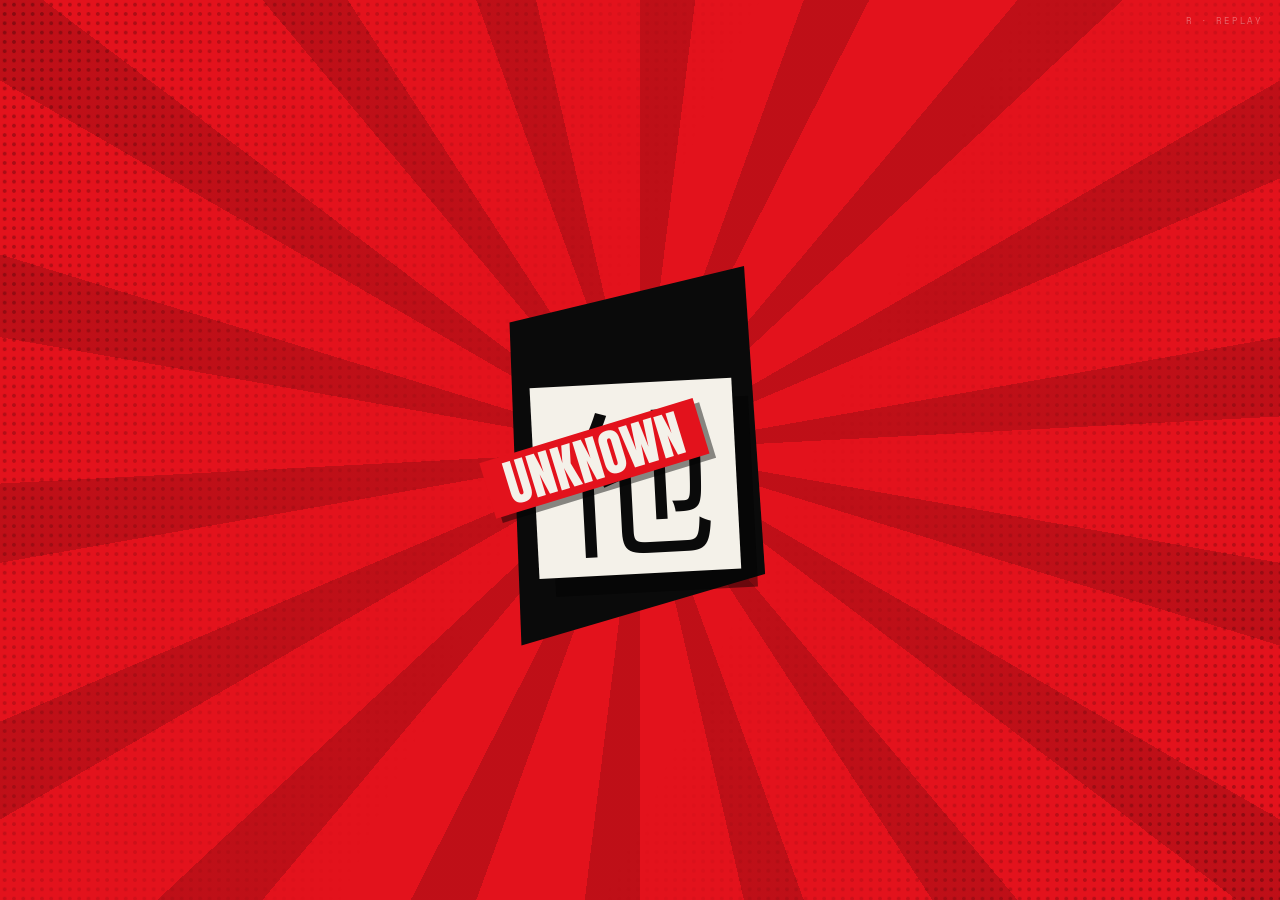
<file: c-calling-card.html>
<!doctype html>
<html lang="zh-CN">
<head>
<meta charset="utf-8">
<meta name="viewport" content="width=device-width,initial-scale=1">
<title>黑箱 · C 预告函</title>
<link rel="preconnect" href="https://fonts.googleapis.com">
<link rel="preconnect" href="https://fonts.gstatic.com" crossorigin>
<link href="https://fonts.googleapis.com/css2?family=Anton&family=Noto+Sans+SC:wght@900&family=Noto+Serif+SC:wght@900&family=ZCOOL+QingKe+HuangYou&family=Ma+Shan+Zheng&family=Space+Mono:wght@700&display=swap" rel="stylesheet">
<script src="https://cdn.jsdelivr.net/npm/gsap@3.13.0/dist/gsap.min.js"></script>
<script src="shared/figures.js"></script>
<style>
:root{--red:#E3121C;--blk:#0A0A0A;--wht:#F4F1E9;--u:min(1vh,.56vw)}
*{margin:0;padding:0;box-sizing:border-box}
html,body{height:100%;overflow:hidden;background:var(--blk)}
body{font-family:"Noto Sans SC",sans-serif;color:var(--wht);-webkit-font-smoothing:antialiased}
.mono{font-family:"Space Mono",monospace}
#stage{position:fixed;inset:0;overflow:hidden}
.hint{position:fixed;right:calc(var(--u)*2.4);top:calc(var(--u)*2);z-index:60;font-size:calc(var(--u)*1.2);letter-spacing:.2em;color:rgba(255,255,255,.35)}

/* 背景：红底 + 旋转放射线 + 网点 */
.bg{position:absolute;inset:0;background:var(--red)}
.rays{position:absolute;left:50%;top:50%;width:250vmax;height:250vmax;margin:-125vmax 0 0 -125vmax;
  background:repeating-conic-gradient(from 0deg,rgba(0,0,0,.16) 0 7deg,transparent 7deg 20deg);animation:spin 60s linear infinite}
@keyframes spin{to{transform:rotate(360deg)}}
.dots{position:absolute;inset:0;background-image:radial-gradient(circle,rgba(0,0,0,.28) 28%,transparent 31%);background-size:calc(var(--u)*1.3) calc(var(--u)*1.3);
  -webkit-mask-image:linear-gradient(115deg,#000 0%,transparent 45%,transparent 60%,#000 100%);mask-image:linear-gradient(115deg,#000 0%,transparent 45%,transparent 60%,#000 100%)}
.wipe{position:absolute;inset:-10%;background:var(--blk);z-index:30}

.sc{position:absolute;inset:0;visibility:hidden}
/* 勒索信拼贴字 */
.banner{position:absolute;left:50%;top:50%;transform:translate(-50%,-50%)}
.banner .shape{position:absolute;inset:-28% -9%;background:var(--blk);clip-path:polygon(3% 12%,98% 0,100% 84%,1% 100%)}
.banner.w .shape{background:var(--wht)}
.banner .txt{position:relative;white-space:nowrap;font-size:calc(var(--u)*6.2)}
.rt{display:inline-block;padding:.06em .14em .1em;margin:0 .03em;line-height:1.05;vertical-align:middle;box-shadow:.1em .12em 0 rgba(0,0,0,.45)}

/* 标题 */
#title .slab{position:absolute;left:-10%;right:-10%;top:30%;height:42%;background:var(--blk);transform:skewY(-7deg)}
.bigen{position:absolute;left:0;right:0;top:50%;transform:translateY(-50%) skewX(-10deg);text-align:center;font-family:Anton;
  font-size:calc(var(--u)*21);line-height:.9;color:var(--wht);letter-spacing:.02em;text-shadow:calc(var(--u)*.9) calc(var(--u)*.9) 0 var(--red)}
.bigzh{position:absolute;left:50%;top:22%;transform:translateX(-50%);font-size:calc(var(--u)*10);white-space:nowrap}
.card{position:absolute;right:7%;bottom:8%;width:calc(var(--u)*34);padding:calc(var(--u)*2.2) calc(var(--u)*2.6);background:var(--wht);color:var(--blk);
  transform:rotate(7deg);box-shadow:calc(var(--u)*1) calc(var(--u)*1.2) 0 var(--blk)}
.card .h{display:flex;justify-content:space-between;font-family:Anton;font-size:calc(var(--u)*2.2);letter-spacing:.06em;border-bottom:calc(var(--u)*.4) solid var(--blk);padding-bottom:calc(var(--u)*.6)}
.card .h span:last-child{color:var(--red)}
.card .b{font-family:"Noto Serif SC";font-weight:900;font-size:calc(var(--u)*3.4);margin:calc(var(--u)*1.6) 0 calc(var(--u)*1)}
.card .s{text-align:right;font-family:"Noto Serif SC";font-weight:900;font-size:calc(var(--u)*1.9)}
.card .s i{display:inline-block;width:5.5em;height:1em;background:var(--blk);vertical-align:-.12em;margin-left:.3em}
.caseid{position:absolute;left:5%;top:7%;font-size:calc(var(--u)*1.6);letter-spacing:.2em;color:var(--blk);background:var(--wht);padding:.3em .8em;transform:rotate(-3deg)}
.start{position:absolute;left:6%;bottom:10%;background:var(--blk);color:var(--wht);font-family:Anton;font-size:calc(var(--u)*3.4);letter-spacing:.08em;
  padding:.25em 1em;transform:skewX(-12deg);cursor:pointer;opacity:0;box-shadow:calc(var(--u)*.8) calc(var(--u)*.8) 0 var(--wht)}
.start small{font-family:"Noto Sans SC";font-size:.5em;margin-left:.8em;letter-spacing:.2em;vertical-align:.25em}

/* 选择调查对象 */
#select .sbg{position:absolute;inset:0;background:var(--blk)}
#select .band{position:absolute;left:-10%;right:-10%;top:58%;height:30%;background:var(--red);transform:skewY(-6deg)}
.top{position:absolute;left:4%;top:5%;display:flex;align-items:flex-end;gap:calc(var(--u)*2);z-index:5}
.top .t1{font-family:Anton;font-size:calc(var(--u)*6.5);line-height:.9;background:var(--wht);color:var(--blk);padding:.08em .35em 0;transform:skewX(-10deg)}
.top .t2{font-size:calc(var(--u)*2.2);letter-spacing:.3em;color:var(--wht);padding-bottom:calc(var(--u)*.6)}
.panels{position:absolute;left:3%;right:3%;top:17%;bottom:9%;display:flex;gap:calc(var(--u)*1)}
.pn{position:relative;flex:1 1 0;min-width:0;transform:skewX(-8deg);overflow:hidden;cursor:pointer;background:var(--wht);border:calc(var(--u)*.5) solid var(--blk)}
.pn .in{position:absolute;inset:0 -12%;transform:skewX(8deg)}
.pn .sil{position:absolute;left:50%;bottom:0;width:calc(var(--u)*26);margin-left:calc(var(--u)*-13);transform-origin:50% 100%}
.pn .sil svg{display:block;width:100%;fill:var(--blk)}
.pn .no{position:absolute;left:24%;top:calc(var(--u)*1.6);font-family:Anton;font-size:calc(var(--u)*4.2);color:var(--red);line-height:1}
.pn .nm{position:absolute;left:20%;bottom:calc(var(--u)*11);font-family:Anton;font-size:calc(var(--u)*5.4);line-height:1;color:var(--wht);
  background:var(--blk);padding:.05em .3em;white-space:nowrap;transform:rotate(-4deg)}
.pn .nm.zh{font-family:"Noto Sans SC";font-size:calc(var(--u)*4.2)}
.pn .role{position:absolute;left:22%;bottom:calc(var(--u)*7.6);font-size:calc(var(--u)*1.7);background:var(--red);color:var(--wht);padding:.2em .6em;letter-spacing:.2em;white-space:nowrap}
.pn .stats{position:absolute;left:22%;right:10%;bottom:calc(var(--u)*1.8);font-size:calc(var(--u)*1.35);color:var(--blk);opacity:0}
.pn .stats div{display:flex;align-items:center;gap:.6em;margin-top:.35em;white-space:nowrap}
.pn .stats b{width:3.2em;font-weight:900}
.pn .stats i{display:inline-block;width:1.5em;height:.7em;background:rgba(0,0,0,.15);transform:skewX(-20deg)}
.pn .stats i.on{background:var(--red)}
.pn.red{background:var(--red)} .pn.red .sil svg{fill:var(--blk)} .pn.red .no{color:var(--wht)} .pn.red .role{background:var(--blk)} .pn.red .stats{color:var(--wht)} .pn.red .stats i.on{background:var(--wht)}
.pn.unk{background:#161616}
.pn.unk .sil svg{fill:#2c2c2c;filter:url(#static)}
.pn.unk .no{color:#555}
.pn.unk .nm{background:var(--wht);color:var(--blk)}
.pn.unk .role{background:#333}
.pn.lock{flex:0 0 calc(var(--u)*9);background:var(--blk);border-color:var(--red)}
.pn.lock .q{position:absolute;inset:0;display:grid;place-items:center;font-family:Anton;font-size:calc(var(--u)*12);color:var(--red)}
.pn .flash{position:absolute;inset:0;background:var(--wht);opacity:0;pointer-events:none}
.denied{position:absolute;left:50%;top:50%;transform:translate(-50%,-50%) rotate(-8deg);font-family:Anton;font-size:calc(var(--u)*9);color:var(--wht);
  background:var(--red);padding:.1em .5em;white-space:nowrap;opacity:0;z-index:20;pointer-events:none;box-shadow:calc(var(--u)*1) calc(var(--u)*1) 0 var(--blk)}
</style>
</head>
<body>
<svg width="0" height="0" style="position:absolute"><defs>
  <filter id="static"><feTurbulence id="stN" type="fractalNoise" baseFrequency="0.02 0.6" numOctaves="1" seed="1" result="n"/>
    <feDisplacementMap in="SourceGraphic" in2="n" scale="22" xChannelSelector="R" yChannelSelector="G"/></filter>
</defs></svg>
<div id="stage">
  <div class="bg"></div><div class="rays"></div><div class="dots"></div>

  <section id="lines" class="sc"></section>

  <section id="title" class="sc">
    <div class="slab"></div>
    <div class="caseid mono">CASE No.00263893</div>
    <div class="bigzh" id="bigzh"></div>
    <div class="bigen" id="bigen">BLACK BOX</div>
    <div class="card" id="ccard">
      <div class="h"><span>CALLING CARD</span><span>预告函</span></div>
      <div class="b">来找我吧，侦探。</div>
      <div class="s">——<i></i></div>
    </div>
    <div class="start" id="start">START ▶<small>开始调查</small></div>
  </section>

  <section id="select" class="sc">
    <div class="sbg"></div><div class="band"></div>
    <div class="top"><div class="t1">SELECT TARGET</div><div class="t2">选择调查对象</div></div>
    <div class="panels" id="panels"></div>
    <div class="denied" id="denied">ACCESS DENIED</div>
  </section>

  <div class="wipe" id="wipe"></div>
</div>
<div class="hint mono">R · REPLAY</div>

<script>
const $ = s => document.querySelector(s);
const $$ = s => [...document.querySelectorAll(s)];
const U = () => Math.min(innerHeight / 100, innerWidth * .0056);
const rnd = (a, b) => a + Math.random() * (b - a);
const pick = a => a[Math.random() * a.length | 0];

/* ---------- 勒索信拼贴：每个字从不同的杂志上剪下来 ---------- */
const STY = {
  paper: 'background:#F4F1E9;color:#0A0A0A;font-family:"Noto Serif SC";font-weight:900',
  ink:   'background:#0A0A0A;color:#F4F1E9;font-family:"Noto Sans SC";font-weight:900',
  red:   'background:#E3121C;color:#F4F1E9;font-family:"ZCOOL QingKe HuangYou"',
  brush: 'background:#F4F1E9;color:#E3121C;font-family:"Ma Shan Zheng"',
  hollow:'background:#0A0A0A;color:#0A0A0A;-webkit-text-stroke:.05em #F4F1E9;font-family:"Noto Sans SC";font-weight:900',
};
function ransom(text, pool) {
  let last = '';
  return [...text].map(ch => {
    if ('，。——'.includes(ch)) return `<span class="rt" style="${STY.paper};font-size:.6em">${ch}</span>`;
    let k; do { k = pick(pool); } while (k === last && pool.length > 1); last = k;
    return `<span class="rt" style="${STY[k]};font-size:${rnd(.85, 1.2).toFixed(2)}em;rotate:${rnd(-9, 9).toFixed(1)}deg;translate:0 ${rnd(-.08, .08).toFixed(2)}em">${ch}</span>`;
  }).join('');
}
const LINES = [
  { t: '有人，正在撬动这个世界。', w: 0, r: -5 },
  { t: '三套交易系统。', w: 1, r: 4 },
  { t: '一笔来路不明的资金。', w: 0, r: -3 },
  { t: '一群只有代号的人。', w: 1, r: 5 },
  { t: '以及——', w: 0, r: -4 },
];
$('#lines').innerHTML = LINES.map((l, i) =>
  `<div class="banner ${l.w ? 'w' : ''}" id="ln${i}" style="rotate:${l.r}deg"><div class="shape"></div><div class="txt">${ransom(l.t, l.w ? ['ink', 'red', 'brush', 'ink'] : ['paper', 'red', 'brush', 'hollow'])}</div></div>`).join('') +
  `<div class="banner" id="him" style="rotate:-3deg"><div class="shape"></div><div class="txt" style="font-size:calc(var(--u)*22)"><span class="rt" style="${STY.paper}">他</span></div>
   <div class="rt mono" id="unk" style="position:absolute;left:50%;top:50%;translate:-50% -50%;rotate:-14deg;background:#E3121C;color:#F4F1E9;font-family:Anton;font-size:calc(var(--u)*7);padding:.05em .4em;white-space:nowrap">UNKNOWN</div></div>`;
$('#bigzh').innerHTML = `<span class="rt" style="${STY.paper};rotate:-6deg">黑</span><span class="rt" style="${STY.ink};rotate:5deg;outline:calc(var(--u)*.4) solid #F4F1E9">箱</span>`;

/* ---------- 调查对象 ---------- */
const MEMBERS = [
  { no: '01', name: 'LUNA', kind: 'luna', role: '执行者', cls: '', stats: [['执行', 5], ['隐匿', 3], ['威胁', 4]] },
  { no: '02', name: 'HOUND', kind: 'hound', role: '嗅探者', cls: 'red', stats: [['嗅觉', 5], ['速度', 4], ['威胁', 3]] },
  { no: '03', name: '武器大师', kind: 'smith', role: '休眠中', cls: '', zh: 1, stats: [['火力', 5], ['耐久', 4], ['活跃', 1]] },
  { no: '04', name: '???', kind: 'unknown', role: '未解锁', cls: 'unk', stats: [['？？', 0], ['？？', 0], ['？？', 0]] },
  { no: '05', name: '???', kind: 'unknown', role: '未解锁', cls: 'unk', stats: [['？？', 0], ['？？', 0], ['？？', 0]] },
];
$('#panels').innerHTML = MEMBERS.map((m, i) => `
  <div class="pn ${m.cls}" data-i="${i}"><div class="in">
    <div class="sil">${FIG.svg(m.kind, { h: 300 })}</div>
    <div class="no">No.${m.no}</div>
    <div class="nm ${m.zh ? 'zh' : ''}">${m.name}</div>
    <div class="role">${m.role}</div>
    <div class="stats">${m.stats.map(([k, v]) => `<div><b>${k}</b>${[0, 1, 2, 3, 4].map(j => `<i class="${j < v ? 'on' : ''}"></i>`).join('')}</div>`).join('')}</div>
  </div><div class="flash"></div></div>`).join('') +
  `<div class="pn lock" data-i="5"><div class="in"><div class="q">?</div></div><div class="flash"></div></div>`;

setInterval(() => $('#stN').setAttribute('seed', Math.random() * 999 | 0), 90);

/* ---------- 时间线 ---------- */
let state = 'intro';
const shake = (at, amt = 1) => tl.fromTo('#stage', { x: () => U() * 1.4 * amt, y: () => -U() * .8 * amt }, { x: 0, y: 0, duration: .35, ease: 'elastic.out(1,.3)' }, at);
const tl = gsap.timeline({ paused: true });
tl.set('#lines', { visibility: 'visible' })
  .fromTo('#wipe', { clipPath: 'polygon(-30% 0%,100% 0%,100% 100%,0% 100%)' }, { clipPath: 'polygon(100% 0%,100% 0%,100% 100%,130% 100%)', duration: .5, ease: 'power4.inOut' }, .3);

let at = .7;
LINES.forEach((l, i) => {
  const id = '#ln' + i;
  tl.set(id, { visibility: 'visible' }, at)
    .fromTo(id + ' .shape', { scaleX: 0, transformOrigin: i % 2 ? 'right' : 'left' }, { scaleX: 1, duration: .22, ease: 'power4.out' }, at)
    .fromTo(id + ' .rt', { scale: 2.6, opacity: 0, rotation: () => rnd(-40, 40) }, { scale: 1, opacity: 1, rotation: 0, duration: .32, ease: 'back.out(2.2)', stagger: .045 }, at + .1);
  shake(at + .1 + .045 * [...l.t].length, .7);
  at += .45 + .045 * [...l.t].length + (i === 4 ? .5 : .75);
  tl.to(id, { x: () => (i % 2 ? -1 : 1) * innerWidth * 1.2, rotation: i % 2 ? -12 : 12, duration: .3, ease: 'power3.in' }, at - .25)
    .set(id, { visibility: 'hidden' }, at + .05);
});
tl.set('#him', { visibility: 'visible' }, at)
  .fromTo('#him .shape', { scale: 0 }, { scale: 1, duration: .25, ease: 'power4.out' }, at)
  .fromTo('#him .txt .rt', { scale: 3, opacity: 0 }, { scale: 1, opacity: 1, duration: .3, ease: 'back.out(2)' }, at + .05)
  .fromTo('#unk', { scale: 3, opacity: 0 }, { scale: 1, opacity: 1, duration: .22, ease: 'power4.in' }, at + 1.0);
shake(at + 1.22, 1.6);
at += 2.1;
// 标题
tl.set('#him', { visibility: 'hidden' }, at)
  .set('#title', { visibility: 'visible' }, at)
  .from('#title .slab', { scaleX: 0, transformOrigin: 'left', duration: .3, ease: 'power4.out' }, at)
  .from('#bigen', { xPercent: -120, duration: .45, ease: 'power4.out' }, at + .15)
  .from('#bigzh .rt', { scale: 3, opacity: 0, rotation: () => rnd(-30, 30), duration: .3, ease: 'back.out(2)', stagger: .12 }, at + .5);
shake(at + .8, 1.2);
tl.from('.caseid', { x: () => -U() * 40, opacity: 0, duration: .3, ease: 'power3.out' }, at + 1.0)
  .from('#ccard', { rotationY: 90, x: () => U() * 30, opacity: 0, duration: .5, ease: 'back.out(1.6)' }, at + 1.4)
  .to('#start', { opacity: 1, duration: .01 }, at + 2.3)
  .call(() => { state = 'ready'; gsap.to('#start', { opacity: .25, duration: .45, repeat: -1, yoyo: true, ease: 'steps(1)' }); }, null, at + 2.4);
const TITLE_AT = at;

const SHOT = new URLSearchParams(location.search).get('shot');
(SHOT ? document.fonts.ready.then(() => new Promise(r => setTimeout(r, 1500))).then(() => document.fonts.ready)
      : Promise.race([document.fonts.ready, new Promise(r => setTimeout(r, 2500))]))
  .then(() => setTimeout(() => SHOT ? shot(SHOT) : tl.play(), 300));

/* ---------- 进入选择界面 ---------- */
function goSelect() {
  state = 'select';
  gsap.killTweensOf('#start');
  const t = window.__t = gsap.timeline();
  t.fromTo('#wipe', { clipPath: 'polygon(0% 0%,0% 0%,0% 100%,0% 100%)' }, { clipPath: 'polygon(0% 0%,110% 0%,100% 100%,0% 100%)', duration: .3, ease: 'power4.in' })
   .set('#title', { visibility: 'hidden' }).set('#select', { visibility: 'visible' })
   .to('#wipe', { clipPath: 'polygon(100% 0%,110% 0%,100% 100%,100% 100%)', duration: .35, ease: 'power4.out' })
   .from('.top', { x: () => -U() * 60, duration: .35, ease: 'power4.out' }, '-=.2')
   .from('.pn', { yPercent: 110, duration: .45, ease: 'back.out(1.4)', stagger: .07 }, '-=.3');
}

/* 悬停：选中的格子撑开，其他暗下去 */
$('#panels').addEventListener('mouseover', e => {
  const p = e.target.closest('.pn');
  if (!p || state !== 'select' || p === $('#panels')._cur) return;
  $('#panels')._cur = p;
  const i = +p.dataset.i;
  gsap.fromTo(p.querySelector('.flash'), { opacity: .8 }, { opacity: 0, duration: .3, ease: 'power2.out' });
  if (i === 5) {
    gsap.fromTo(p, { x: -U() * 1 }, { x: 0, duration: .4, ease: 'elastic.out(1,.2)' });
    gsap.fromTo('#denied', { opacity: 1, scale: 1.6 }, { scale: 1, duration: .25, ease: 'power4.out', overwrite: true });
    gsap.to('#denied', { opacity: 0, duration: .2, delay: .9 });
    return;
  }
  $$('.pn:not(.lock)').forEach(o => {
    const on = o === p;
    gsap.to(o, { flexGrow: on ? 2.4 : .8, filter: on ? 'brightness(1)' : 'brightness(.45)', duration: .45, ease: 'power3.out', overwrite: 'auto' });
    gsap.to(o.querySelector('.sil'), { scale: on ? 1.18 : 1, duration: .45, ease: 'power3.out', overwrite: 'auto' });
    gsap.to(o.querySelector('.stats'), { opacity: on ? 1 : 0, duration: .25, overwrite: 'auto' });
  });
  if (MEMBERS[i].kind === 'unknown') gsap.fromTo(p.querySelector('.nm'), { x: -U() * 1.2 }, { x: 0, duration: .5, ease: 'elastic.out(1,.2)' });
});
$('#panels').addEventListener('mouseleave', () => {
  $('#panels')._cur = null;
  $$('.pn:not(.lock)').forEach(o => {
    gsap.to(o, { flexGrow: 1, filter: 'brightness(1)', duration: .45, ease: 'power3.out', overwrite: 'auto' });
    gsap.to(o.querySelector('.sil'), { scale: 1, duration: .45, overwrite: 'auto' });
    gsap.to(o.querySelector('.stats'), { opacity: 0, duration: .2, overwrite: 'auto' });
  });
});

addEventListener('click', () => {
  if (state === 'intro' && tl.time() < TITLE_AT) tl.seek(TITLE_AT + .01);
  else if (state === 'ready') goSelect();
});
/* ?shot=xxx：定格到某一帧，给 README 截图用 */
function finishAll() { gsap.globalTimeline.getChildren(false, true, true).forEach(x => { if (x !== tl && x.repeat() !== -1) x.progress(1); }); }
function shot(n) {
  const at = { line: 1.9, him: TITLE_AT - 0.5, title: tl.duration() }[n];
  if (at !== undefined) { tl.seek(at); return; }
  tl.seek(tl.duration()); state = 'ready'; goSelect(); window.__t.progress(1); finishAll();
  $$('.pn')[1].dispatchEvent(new MouseEvent('mouseover', { bubbles: true })); finishAll();
}
addEventListener('keydown', e => { if (e.key === 'r' || e.key === 'R') location.reload(); });
</script>
</body>
</html>
</file>
<file: v2/hub.css>
/* Round 7: a paper world, a subject that exceeds it. Motion has separate wrappers. */
html.hub-open,html.hub-open body{touch-action:pan-y}
.hub{--paper:#d3cfc3;--ink:#10100f;--grain:url("data:image/svg+xml,%3Csvg xmlns='http://www.w3.org/2000/svg' width='120' height='120'%3E%3Cfilter id='n'%3E%3CfeTurbulence type='fractalNoise' baseFrequency='.8' numOctaves='3' stitchTiles='stitch'/%3E%3C/filter%3E%3Cpath fill='%23000' opacity='.13' filter='url(%23n)' d='M0 0h120v120H0z'/%3E%3C/svg%3E");position:fixed;inset:0;z-index:35;background:#111110;color:var(--paper);opacity:0;visibility:hidden;overflow:hidden;touch-action:pan-y;isolation:isolate}
.hub *,.hub *:before,.hub *:after{box-sizing:border-box}.hub [hidden]{display:none!important}.hub img{user-select:none;-webkit-user-drag:none}
.hub-wall{position:absolute;inset:-12px;overflow:hidden;pointer-events:none}.wall-camera{position:absolute;inset:0;transform:scale(1.04);transform-origin:50% 40%}.wall-plate{width:100%;height:100%;object-fit:cover;display:block}.wall-veil{position:absolute;inset:0;background:rgba(0,0,0,.57)}.wall-shade{position:absolute;inset:0;background:radial-gradient(ellipse at 36% 28%,transparent 10%,#0006 68%),linear-gradient(90deg,transparent 60%,#0005)}.wall-light{position:absolute;top:0;width:16%;height:35%;background:radial-gradient(ellipse at 50% 0%,#e2ddd21c,transparent 70%)}.light-left{left:2%}.light-right{right:2%}.hub:not(.is-calm) .wall-light{animation:hub-flicker 11s steps(1) infinite}
.hub-flow{position:relative;width:100%;height:100%;min-height:620px}.hub-header{position:absolute;left:4%;top:4%;z-index:15}.hub-title{width:max-content;margin:0;padding:5px 22px 7px 14px;font:34px/1.12 Anton,Impact,sans-serif;letter-spacing:.045em;color:#ccc8bd;background:#10100f;transform:skewX(-14deg) rotate(-1deg);box-shadow:3px 4px 0 #8f897849}.hub-title span{display:block;transform:skewX(14deg)}.hub-ref{margin:12px 0 0 3px;font:8px/1.4 'Space Mono',monospace;letter-spacing:.14em;color:#8d897f}
.poster-stage{position:absolute;inset:0;pointer-events:none;perspective:1500px}.main-panel-location{position:absolute;left:4%;top:17%;width:63%;height:64%;z-index:2}.panel-parallax,.panel-motion,.panel-halves,.paper-half{position:absolute;inset:0}.panel-shadow{position:absolute;inset:0;transform:translate(14px,21px);background:#0009;clip-path:polygon(2% 12%,100% 0,94% 100%,0 83%);filter:blur(8px)}.panel-halves{transform-origin:48% 100%}.paper-half{filter:drop-shadow(3px 4px 0 #716d62) drop-shadow(7px 11px 4px #0008)}.half-a{clip-path:polygon(0 0,100% 0,100% 36%,0 77%)}.half-b{clip-path:polygon(0 77%,100% 36%,100% 100%,0 100%)}.panel-paper{position:absolute;inset:0;background:var(--grain),#ccc8bd;clip-path:polygon(2% 12%,9% 11%,9.6% 11.5%,18% 10%,18.7% 10.5%,31% 8.2%,32% 8.5%,44% 6.6%,45% 7%,60% 4.9%,61% 5.3%,76% 2.8%,77% 3.2%,99.5% 0,100% 3%,98.8% 16%,99.2% 17%,97.8% 31%,98.2% 32%,97% 46%,97.4% 47%,96% 62%,96.5% 63%,95.2% 78%,95.6% 79%,94% 100%,84% 97.9%,83% 98.3%,69% 95.5%,68% 95.9%,54% 93%,53% 93.4%,38% 90.5%,37% 90.9%,22% 87.8%,21% 88.2%,0 83%,.6% 67%,.2% 66%,1% 48%,.6% 47%,1.4% 29%,1% 28%)}.panel-inner{position:absolute;inset:8px;background:#151514 url('assets/s-plate-k.jpg') center 34%/cover;clip-path:polygon(2% 12%,100% 0,94% 100%,0 83%);overflow:hidden}.inner-shade{position:absolute;inset:0;background:linear-gradient(90deg,#0007,transparent 50%,#0008),linear-gradient(0deg,#0006,transparent 40%)}.panel-burst{position:absolute;left:46%;top:4%;width:44%;aspect-ratio:1;transform:translate(-50%,-10%);background:radial-gradient(circle,#ece8dc9c,transparent 58%);opacity:.48}.panel-grain{position:absolute;inset:0;background:var(--grain);opacity:.4}.panel-code{position:absolute;left:5%;top:23%;color:#b7b3a5;font:8px/1 'Space Mono',monospace;letter-spacing:.2em;transform:rotate(-4deg)}
.hero-location{position:absolute;left:6%;top:4%;width:60%;height:89%;z-index:5;pointer-events:none}.hero-parallax,.hero-clip{position:absolute;inset:0}.hero-motion{position:absolute;transform-origin:50% 100%}.hero-art{display:block;width:100%;height:100%;object-fit:fill}.hero-shadow-clip{position:absolute;inset:0;z-index:3;pointer-events:none;clip-path:polygon(5% 25%,99% 15%,94% 86%,4% 74%)}.hero-shadow{position:absolute;filter:brightness(0) blur(3px);opacity:.55;transform:translate(10px,11px);transform-origin:50% 100%}.hero-shadow img{width:100%;height:100%}.contact-layer{position:absolute;inset:0;z-index:4;pointer-events:none}.contact-shadow{position:absolute;width:15%;height:3.5%;background:radial-gradient(ellipse,#000 10%,#000b 40%,transparent 73%);transform:translate(-50%,-45%)}.reflection{position:absolute;z-index:0;transform-origin:50% 0;opacity:.1;transform:scaleY(-.18);mask-image:linear-gradient(to top,#000,transparent 48%);pointer-events:none}.reflection img{width:100%;height:100%}.hero-name-location{position:absolute;left:7%;top:61%;width:56%;z-index:4;pointer-events:none;transform:rotate(-6deg)}.hero-name{margin:0;font:clamp(100px,12.5vw,210px)/.9 Anton,Impact,sans-serif;letter-spacing:.035em;color:#c7c2b2;text-shadow:3px 4px 0 #090909;white-space:nowrap}.hero-role{margin:12px 0 0 3px;font:10px/1 'Space Mono',monospace;letter-spacing:.3em;color:#b4ad9b}
.seam{position:absolute;inset:0;overflow:visible;z-index:4;pointer-events:none}.cut-line{stroke:#dbd6c9;stroke-width:1;fill:none;opacity:0}.slice-fragment{position:absolute;left:82%;top:35%;width:18%;height:65%;background:var(--grain),#c4c0b4;clip-path:polygon(89% 0,100% 0,64% 100%,30% 95%);opacity:0}.peel-corner{position:absolute;right:4%;bottom:2%;width:24%;height:29%;transform-origin:100% 100%;z-index:7;opacity:0;background:var(--grain),linear-gradient(135deg,#333 5%,#b0ab9e 48%,#ddd7c8 50%,#bbb5a7 68%,#777166);clip-path:polygon(100% 0,100% 100%,0 92%);filter:drop-shadow(-8px -5px 5px #0007)}.hub[data-character="hound"] .peel-corner{opacity:1}.hub[data-character="luna"] .slice-fragment{opacity:.8}
.poster-location{position:absolute;pointer-events:auto}.alt-location-a{left:69%;top:12%;width:12.5%;height:32%;z-index:7;--angle:-6deg}.alt-location-b{left:83%;top:18%;width:12%;height:32%;z-index:8;--angle:5deg}.side-motion,.side-parallax,.side-paper{width:100%;height:100%;position:relative}.side-paper{transform:rotate(var(--angle));filter:drop-shadow(3px 4px 0 #5d5a51) drop-shadow(9px 14px 7px #0009)}.side-button{position:relative;display:block;width:100%;height:100%;border:0;padding:0;color:var(--paper);background:var(--grain),#c7c3b6;cursor:pointer;clip-path:polygon(1% 2%,99% 0,100% 97%,97% 100%,0 98%);overflow:hidden}.side-art{position:absolute;inset:5px;width:calc(100% - 10px);height:calc(100% - 10px);object-fit:cover;object-position:50% 20%;filter:grayscale(1) brightness(.85)}.side-label{position:absolute;left:0;right:0;bottom:0;padding:8px 10px;background:#111e;display:flex;gap:10px;align-items:baseline;text-align:left}.side-number{font:9px/1 'Space Mono',monospace;color:#9d988a}.side-name{font:22px/1.2 Anton,sans-serif;letter-spacing:.06em}.side-tape{position:absolute;left:27%;top:-5px;width:35%;height:15px;background:var(--grain),#aca68bab;transform:rotate(9deg);clip-path:polygon(0 5%,98% 0,100% 90%,3% 100%)}.side-button:focus-visible{outline:3px solid #d3cfc3;outline-offset:-7px}.side-art.failed{opacity:.3}.ghost-location{left:56%;top:75%;width:10%;height:17%;z-index:7;--angle:7deg}.ghost-location .side-art{filter:grayscale(1) brightness(.4)}.ghost-name{display:inline-block;width:49px;height:10px;background:#b0ab9d}.ghost-location .side-label{padding:6px}.ghost-signal{font:6px/1 'Space Mono',monospace;letter-spacing:.1em;display:block;margin-top:4px;color:#969080}
.evidence-area{position:absolute;left:70%;top:57%;width:26%;height:30%;z-index:9}.dossier-drag{position:relative;width:100%}.dossier{position:relative;background:var(--grain),linear-gradient(120deg,#d1cdc1,#bcb7aa);color:#181816;padding:26px 25px 15px;transform:rotate(2deg);box-shadow:3px 4px 0 #716b5e,9px 15px 15px #0007;clip-path:polygon(0 1%,98% 0,100% 3%,99% 99%,2% 100%,0 97%)}.dossier:before{content:'';position:absolute;top:0;left:45%;width:25%;height:15px;background:var(--grain),#9d977db3;transform:rotate(-3deg)}.d-pin{position:absolute;left:14px;top:12px;width:9px;height:9px;border-radius:50%;background:linear-gradient(135deg,#a9a598,#55534d);box-shadow:1px 2px 1px #292720,inset 0 1px 1px #d1cbbb}.d-grip{position:absolute;right:16px;top:8px;width:46px;height:10px;background:repeating-linear-gradient(0deg,transparent 0 3px,#2222 3px 4px);cursor:grab;touch-action:none}.d-grip:active{cursor:grabbing}.d-note{margin:6px 0 20px;font:600 18px/1.65 'Noto Serif SC',serif;letter-spacing:.018em;text-wrap:pretty;word-break:normal;overflow-wrap:normal}.note-part{white-space:nowrap}.note-reveal{position:relative;display:block}.rb{position:absolute;inset:0;background:#151514;transform-origin:100% 50%;pointer-events:none}.d-meta{border-top:1px solid #6f6b5c5c;padding-top:11px;font:9px/1.65 'Space Mono',monospace;letter-spacing:.08em}.d-head{display:flex;align-items:center;justify-content:space-between;gap:10px;margin-bottom:6px}.d-tag{background:#262521;color:#c2bcab;padding:1px 5px;font-size:7px}.d-row{display:flex;gap:10px;align-items:baseline}.d-row dt{color:#676255;font-size:8px}.d-row dd{margin:0}.d-meta dl{margin:0}.modified-value{font:inherit;letter-spacing:inherit;border:0;padding:0;background:none;color:inherit;cursor:pointer}.opened-clue{margin:1px 0 0;min-height:13px;font-size:8px;opacity:0}.modified-value:focus-visible{outline:1px solid #4c493f;outline-offset:2px}.d-footer{display:flex;align-items:center;justify-content:space-between;margin-top:6px;min-height:18px}.file-fragment{width:43px;height:12px;opacity:.5;background:repeating-linear-gradient(90deg,#29271f 0 1px,transparent 1px 3px,#29271f 3px 5px,transparent 5px 8px)}.stamp{font:8px/1 'Space Mono',monospace;letter-spacing:.1em;color:#5c5647;border:1px solid #77705f;padding:3px 4px;margin-right:10px;transform:rotate(-3deg)}.corner-lift{position:absolute;right:0;bottom:0;width:28px;height:28px;background:linear-gradient(135deg,transparent 48%,#938c79 49%,#d2cab7 76%);border:0;padding:0;cursor:pointer;transition:width .2s,height .2s}.staple-scar{position:absolute;right:8px;bottom:8px;width:22px;height:18px;background:#b0a792;opacity:0}.staple-scar:before,.staple-scar:after{content:'';position:absolute;top:5px;width:3px;height:2px;background:#454238;box-shadow:0 7px 0 #454238}.staple-scar:before{left:5px}.staple-scar:after{left:15px}.dossier.corner-open .staple-scar{opacity:1}.dossier.corner-open .corner-lift{width:47px;height:47px}
.hub-index{position:absolute;left:71%;bottom:5%;display:flex;gap:16px;z-index:15}.hub-b{--d:5px;position:relative;border:0;padding:0;background:none;color:var(--paper);cursor:pointer;font:23px/1.2 Anton,Impact,sans-serif;transform:skewX(-14deg);min-height:44px;outline:none}.hub-b .b-face{min-height:44px;align-items:center}.hub .hub-b .b-tri{filter:none;animation:none;border-left-color:#a9393e}.index-button{--d:4px;font-size:20px}.index-button .b-face{padding:8px 25px 8px 12px}.index-button .b-tri{display:none}.index-button[aria-pressed="true"] .b-face{box-shadow:inset 0 -2px 0 #b7b2a4;color:#ddd8c9}.hub-b:focus-visible{outline:1px solid #d3cfc3;outline-offset:7px}.back{position:absolute;left:4%;bottom:4%;z-index:15;font-size:24px}.system-line{position:absolute;right:4%;bottom:1.5%;font:8px/1.5 'Space Mono',monospace;letter-spacing:.14em;color:#9d9789;z-index:15}
.hub .strings{position:absolute;inset:0;width:100%;height:100%;z-index:10;pointer-events:none;overflow:visible}.strings path{fill:none;stroke-linecap:round;stroke-linejoin:round}.thread-shadow{stroke:#250b0c;stroke-width:3.3}.thread-core{stroke:#db1426;stroke-width:1.65}.thread-tail{position:absolute;width:28px;height:28px;border:0;padding:0;background:none;border-radius:50%;z-index:11;cursor:pointer}.thread-tail:focus-visible{outline:1px solid #aaa596}.hub-dust{position:absolute;inset:0;pointer-events:none;z-index:12;overflow:hidden}.hub-dust i{position:absolute;width:2px;height:2px;border-radius:50%;background:#d5ceba;opacity:.14;animation:hub-drift 20s linear infinite}.cut-in{position:absolute;left:12%;top:24%;width:76%;height:24%;z-index:13;opacity:0;pointer-events:none;transform:rotate(-9deg);filter:drop-shadow(0 10px 0 #000)}.cut-in-paper{position:absolute;inset:0;background:#c7c2b4;clip-path:polygon(3% 12%,100% 0,97% 88%,0 100%);padding:6px;overflow:hidden}.cut-in img{width:100%;height:100%;object-fit:cover;object-position:50% 19%;filter:grayscale(1) contrast(1.15);clip-path:polygon(3% 12%,100% 0,97% 88%,0 100%)}.outgoing{position:absolute;inset:0;z-index:6;pointer-events:none}
@keyframes hub-drift{0%{transform:translate(0,15px);opacity:0}30%{opacity:.17}100%{transform:translate(20px,-60px);opacity:0}}@keyframes hub-flicker{0%,94%,98%,100%{opacity:.6}95%,97%{opacity:.42}}.hub.is-calm *,.hub.is-calm *:before,.hub.is-calm *:after{animation:none!important;transition-duration:0s!important}
@media(hover:hover){.side-button:hover .side-art{filter:grayscale(1) brightness(1)}.side-button:hover .side-label{background:#292720}.side-parallax{transition:translate .3s}.poster-location:hover .side-parallax{translate:0 -3px}}
@media(min-width:761px) and (max-width:1300px){.main-panel-location{left:3%;width:62%}.hero-location{left:4%;width:62%}.alt-location-a{left:69%;width:13%;height:30%}.alt-location-b{left:84%;width:12%;height:28%}.evidence-area{left:68%;width:28%;top:55%}.dossier{padding:24px 20px 12px}.hub-index{left:69%;gap:12px}.hero-name-location{left:6%}.side-name{font-size:19px}}
@media(min-width:761px) and (max-aspect-ratio:1.45/1){.main-panel-location{left:3%;top:22%;width:62%;height:59%}.hero-location{left:4%;top:9%;width:61%;height:84%}.hero-name-location{top:66%;left:5%}.hero-name{font-size:13vw}.alt-location-a{top:13%;height:28%}.alt-location-b{top:20%;height:25%}.evidence-area{top:53%;left:68%;width:28%}.d-note{font-size:17px}.hub-index{bottom:4%;left:68%}.ghost-location{left:56%;top:81%;height:13%}.dossier{padding:24px 16px 12px}.hub-index{gap:9px}.index-button .b-face{padding:8px 20px 8px 10px}}
@media (max-width:760px), (hover:none) and (max-aspect-ratio:1/1){.hub{overflow-y:auto;overflow-x:hidden;overscroll-behavior:contain}.hub-wall{position:fixed}.wall-veil{background:#0009}.wall-shade{background:linear-gradient(0deg,#0009,transparent)}.hub-flow{height:auto;min-height:100%;padding:22px 20px 40px;display:flex;flex-direction:column;gap:20px}.hub-header{position:relative;left:auto;top:auto;min-height:60px}.hub-title{font-size:26px;padding:6px 17px 7px 10px}.hub-ref{font-size:7px;margin-top:10px}.back{right:24px;left:auto;top:19px;bottom:auto;font-size:17px}.back .b-face{padding:7px 27px 7px 10px}.poster-stage{position:relative;inset:auto;width:calc(100% + 10px);margin-left:-5px;height:600px;flex:none}.main-panel-location{left:0;top:13%;width:100%;height:63%}.hero-location{left:0;top:0;width:100%;height:83%;z-index:5}.hero-name-location{left:3%;top:55%;width:94%;transform:rotate(-6deg)}.hero-name{font-size:94px}.hero-role{font-size:8px;margin-top:8px}.panel-code{font-size:6px;left:6%;top:20%}.alt-location-a,.alt-location-b{top:86%;width:46%;height:76px;--angle:-3deg}.alt-location-a{left:1%}.alt-location-b{left:52%;--angle:3deg}.side-art{object-position:50% 18%;height:calc(100% - 8px);inset:4px}.side-label{left:45%;padding:7px 6px;background:#141412e8;height:100%;gap:5px;flex-wrap:wrap;align-content:center}.side-name{font-size:20px}.side-tape{width:20%;height:11px;left:12%}.ghost-location{top:66%;left:72%;width:26%;height:17%;--angle:7deg}.ghost-location .side-label{left:0;height:auto;padding:5px}.ghost-location .ghost-signal{display:none}.hero-shadow-clip{clip-path:polygon(0 23%,100% 12%,96% 77%,0 68%)}.evidence-area{position:relative;left:auto;top:auto;width:calc(100% - 4px);height:auto;margin:0 2px}.dossier{padding:26px 23px 14px;transform:rotate(.7deg)}.d-note{font-size:18px;margin-bottom:19px;line-height:1.65}.d-grip{pointer-events:none;opacity:.4}.hub-index{position:relative;left:auto;bottom:auto;justify-content:center;gap:15px;order:2}.evidence-area{order:3}.index-button{flex:1;max-width:75px}.index-button .b-face{padding:8px 15px;justify-content:center}.system-line{position:relative;right:auto;bottom:auto;margin:-29px 24px 10px;font-size:7px;text-align:right}.cut-in{left:1%;top:20%;width:98%;height:19%}.hub-dust{position:fixed}.reflection{opacity:.07}.contact-shadow{height:3%}}
/* The cast shadow belongs behind the alpha cut-out, never over its ink. */
.hero-shadow-clip{z-index:1}.contact-layer{z-index:2}.hero-parallax{z-index:5}.slice-fragment{left:93%;width:7%;top:38%;height:62%;clip-path:polygon(45% 0,80% 0,27% 100%,0 96%)}
.hub .index-button .b-face:after{background:#b3ad9e}.hub .back .b-face:after{background:#b3ad9e}
/* Crop transparent padding and reflection geometry so portrait has real scroll bounds. */
.hub-wall{inset:0}.wall-camera{inset:-12px}.hero-location{overflow:clip;overflow-clip-margin:12px}.hero-clip{overflow:hidden}.reflection{height:78px;overflow:hidden;transform:none;mask-image:linear-gradient(to bottom,#000,transparent 95%)}.reflection img{position:absolute;bottom:100%;left:0;transform-origin:50% 100%;transform:scaleY(-.18)}.hero-shadow img{transform:translate(10px,11px)}
@media (max-width:760px), (hover:none) and (max-aspect-ratio:1/1){.poster-stage{height:560px}.wall-camera{inset:0;height:700px}.hero-location{overflow-clip-margin:0}.hero-name-location{overflow:clip}.hero-name{font-size:86px}.reflection{height:40px}}
.contact-layer,.hero-shadow-clip{overflow:hidden}
@media(min-width:761px){.hub[data-character="luna"][data-art="placeholder"] .main-panel-location{width:58%}}
.hub.switch-cover .strings{opacity:0}
@media(max-width:340px){.d-note{font-size:16px}.hero-name{font-size:75px}.side-name{font-size:17px}}

/* Review 1: landscape composition uses the actual viewport, including 800 × 450. */
@media(min-width:761px){
  .hub-flow{min-height:0}
  .evidence-area{height:auto;top:auto;bottom:22%}
  .hero-name{font-size:clamp(80px,12.5vw,310px)}

}
.peel-corner{right:auto;bottom:auto;transform-origin:100% 100%;clip-path:polygon(0 0,100% 100%,0 88%);background:var(--grain),repeating-linear-gradient(17deg,transparent 0 5px,#625e4d19 5px 6px),linear-gradient(125deg,#eee8d9 0%,#c8c0ad 48%,#8b826f 73%,#e5ddcc 100%);filter:drop-shadow(-5px 8px 3px #0009);border-left:2px solid #e1dac9}
.peel-corner:after{content:'';position:absolute;inset:0;background:linear-gradient(135deg,transparent 40%,#fff5 48%,#655c4b77 52%,transparent 60%)}
@media(min-width:761px) and (max-height:650px){
  .hub-title{font-size:clamp(23px,2.2vw,30px)}
  .hub-ref{font-size:6px;margin-top:8px}
  .dossier{padding:22px 15px 10px}
  .d-note{font-size:clamp(12px,1.28vw,16px);line-height:1.65;margin:3px 0 10px}
  .d-meta{font-size:7px;padding-top:7px}
  .d-row dt{font-size:6px}.d-tag{font-size:6px}.opened-clue{min-height:8px;font-size:6px}
  .d-footer{min-height:12px;margin-top:3px}.stamp{font-size:6px;padding:2px}
  .file-fragment{height:9px}.d-pin{width:7px;height:7px;left:12px;top:10px}
  .hero-role{font-size:7px;margin-top:8px}
  .side-name{font-size:clamp(13px,1.5vw,18px)}
  .side-label{padding:6px;gap:5px}.side-number{font-size:6px}.side-tape{height:10px}
  .hub-b{font-size:18px}.back{font-size:20px;bottom:3%}
  .hub-index{bottom:3%;gap:8px}.index-button .b-face{padding:7px 19px 7px 10px}
}

/* The continuous held loop passes behind boots and live type, then returns at the pin. */
.hub[data-character="hound"] .strings,.hub[data-character="smith"] .strings{z-index:3}

@media(min-width:761px) and (max-height:650px){
  .d-note{font-size:clamp(14px,1.4vw,18px)}
  .alt-location-a{height:26%}.alt-location-b{top:16%;height:24%}
  .hub-index{gap:6px}.index-button .b-face{padding-right:15px}
}
@media(min-width:761px) and (max-width:1000px){
  .hub-index{left:68%;gap:5px}.index-button{font-size:16px}.index-button .b-face{padding:7px 12px 7px 8px}
}

.hub[data-phase="contained"] .hero-art{filter:brightness(.72) contrast(.9)}

@media(min-width:1601px){
  .d-note{font-size:clamp(18px,1.125vw,28px)}
  .side-name{font-size:clamp(22px,1.375vw,34px)}
}

@media(min-width:761px) and (max-width:1000px) and (max-height:650px){
  .alt-location-a{height:24%}.alt-location-b{top:15%;height:21%}
}
/* Keep the foreground wire between the paper and alpha figure in the same stacking context. */
.poster-stage{perspective:none}.panel-motion{perspective:1500px}

/* Review 2: the entry's overflowing scene must not widen the phone hub during the tear. */
.hub{width:100vw;max-width:100vw}
/* A cut exposes paper fibres; its two edges stay close after the strike. */
.cut-edge{position:absolute;inset:0;width:100%;height:100%;pointer-events:none;opacity:0}
.cut-edge path{fill:none;vector-effect:non-scaling-stroke}
.cut-edge-light path{stroke:#d3cfc3;stroke-width:2.4}
.cut-edge-shadow path{stroke:#171714;stroke-width:1.2}
.hub[data-character="smith"] .paper-half{filter:none}
.hub[data-character="smith"] .panel-halves{filter:drop-shadow(2px 3px 0 #716d62) drop-shadow(7px 11px 4px #0008)}
.hub[data-character="smith"][data-phase="breaking"] .cut-edge,
.hub[data-character="smith"][data-phase="settled"] .cut-edge{opacity:1}
@media(min-width:761px){
  .hub[data-character="luna"] .hero-name-location{left:5%;top:64%}
  .hub[data-character="luna"] .hero-name{font-size:clamp(80px,11vw,272px)}
  .hub[data-character="smith"] .hero-name-location{left:5%;top:65%}
  .hub[data-character="hound"] .hero-name-location{left:5%;top:67%}
  .hub[data-character="hound"] .hero-name{font-size:clamp(80px,10vw,248px)}
  .hub[data-character="smith"] .hero-name{font-size:clamp(80px,10vw,248px)}
}
/* Give phone codenames a lower strip with a small overlap at the soles. */
@media (max-width:760px), (hover:none) and (max-aspect-ratio:1/1){
  .poster-stage{height:638px}
  .main-panel-location{top:72.8px;height:352.8px}
  .hero-location{height:464.8px}
  .hero-name-location{top:445px}
  .hero-name{font-size:76px}
  .alt-location-a,.alt-location-b{top:558px}
}

/* 侧卡头像：桌面按脸的横向位置取景；手机只露左边 45%，所以把海报放大并把脸对到那块区域正中 */
.side-art{object-position:calc(var(--fx,.5)*100%) 20%}
@media (max-width:760px), (hover:none) and (max-aspect-ratio:1/1){.side-button{container-type:size}.side-art,.ghost-location .side-art{inset:auto;width:auto;height:190cqh;max-width:none;object-fit:fill;aspect-ratio:1100/1430;left:calc(22.5cqw - var(--fx,.5)*190cqh*1100/1430);top:calc(50cqh - var(--fy,.25)*190cqh)}}
/* 04 uses the whole card, with a bottom label, rather than the half-width face crop. */
.ghost-location .side-art{inset:4px;width:calc(100% - 8px);height:calc(100% - 8px);max-width:none;aspect-ratio:auto;object-fit:cover;object-position:50% 32%}

/* Round 8: the paper remembers a physical route. */
.hub.finale-paused{visibility:hidden;pointer-events:none}.hub.finale-paused *{animation-play-state:paused!important}
.hub.finale-loading .ghost-signal{opacity:.45}.graphite-strip{position:absolute;right:17px;bottom:13px;width:96px;height:22px;border:0;background:#b0aa9d;transform:rotate(-4deg);cursor:grab;z-index:6;clip-path:polygon(0 0,100% 0,97% 87%,72% 100%,0 90%)}
.graphite-strip svg{width:100%;height:100%;fill:none;stroke:#49473f;stroke-width:1}.graphite-strip[data-tear="hound"]{border-radius:0 0 12px 0;transform:rotate(5deg);box-shadow:3px 3px 0 #45423a}.graphite-strip[data-tear="smith"]{clip-path:polygon(0 0,100% 0,82% 100%,0 100%)}
.strip-workbench{position:absolute;right:0;top:calc(100% + 12px);width:190px;height:94px;background:#131310;border:1px solid #555247;z-index:10;transform:rotate(-2deg)}
.strip-register{position:absolute;inset:0;width:100%;border:0;background:none;cursor:crosshair}.strip-register svg{position:absolute;left:0;top:0;width:190px;height:66px;fill:none;stroke:#777264;stroke-width:1;stroke-dasharray:2 3}
.strip-piece{position:absolute;width:190px;height:22px;min-height:0;border:0;padding:0;background:#a9a496;cursor:grab;touch-action:none;clip-path:polygon(0 0,100% 0,98% 100%,0 100%)}
.strip-piece svg{display:block;width:190px;height:22px;fill:none;stroke:#35352e;stroke-width:1.3}.strip-hound{border-radius:0 0 7px 0;clip-path:polygon(0 0,100% 0,96% 87%,100% 100%,0 100%)}.strip-smith{clip-path:polygon(0 0,100% 0,94% 100%,0 100%)}
.strip-piece.registered{cursor:default}.strip-workbench.aligned{height:66px;border-color:#8c8676}.graphite-strip:focus-visible,.strip-piece:focus-visible,.strip-register:focus-visible{outline:2px solid #ddd6c4;outline-offset:3px}
@media (max-width:760px), (hover:none) and (max-aspect-ratio:1/1){.strip-workbench{top:calc(100% + 12px);right:12px}.hub-flow:has(.strip-workbench:not([hidden])){padding-bottom:150px}}
@media(min-width:761px) and (max-height:650px){.strip-workbench{right:calc(100% + 20px);top:0}}
.strip-workbench.holding .strip-register{z-index:4}.strip-workbench.holding .strip-register svg{stroke:#bdb5a3;stroke-dasharray:none}

/* The assembled three strips remain a physical working surface, now readable. */
.strip-workbench{transform:rotate(-2deg) scale(1.5);transform-origin:100% 0}
.strip-workbench.aligned .strip-piece{cursor:zoom-in}
.gesture-diagram-dialog{width:min(570px,86vw);padding:0;border:1px solid #716d60;background:#aaa494;transform:rotate(-2deg);box-shadow:0 20px 80px #0009}
.gesture-diagram-dialog::backdrop{background:#030303d9}
.gesture-diagram-dialog button{display:block;width:100%;padding:24px 12px;border:0;background:none;cursor:zoom-out}
.gesture-diagram-dialog svg{display:block;width:100%;height:auto;fill:none;stroke:#36362e;stroke-width:1.3}
.gesture-diagram-dialog .paper-fold{stroke:#797466;stroke-width:.4}
.gesture-diagram-dialog button:focus-visible{outline:1px solid #35352e;outline-offset:-7px}
@media (max-width:760px), (hover:none) and (max-aspect-ratio:1/1){.hub-flow:has(.strip-workbench:not([hidden])){padding-bottom:210px}}
@media(min-width:761px){.strip-workbench{right:calc(100% + 24px);top:calc(100% - 110px)}}
@media(min-width:761px) and (max-height:650px){.strip-workbench{top:0}}

/* The poster stage bounds the phone scene; transparent image padding must not
   become a second mask over the alpha figure while it steps out of the paper. */
@media (max-width:760px), (hover:none) and (max-aspect-ratio:1/1){
  .hero-location,.hero-clip{overflow:visible;overflow-clip-margin:0}
  .hero-art{object-fit:contain}
  .hub:not(.is-calm) .wall-light{animation:none}
}

/* Touch browsers can use a wide desktop viewport in portrait. Scale the phone
   composition with its width so the subject, cards and controls remain readable. */
@media(max-width:760px), (hover:none) and (max-aspect-ratio:1/1){
 .hub{--phone-unit:min(calc(100vw / 384),calc(100vh / 832))}
 .hub-flow{min-height:100%;padding:calc(var(--phone-unit)*22) calc(var(--phone-unit)*20) calc(var(--phone-unit)*40);gap:calc(var(--phone-unit)*20)}
 .hub-header{min-height:calc(var(--phone-unit)*60)}
 .hub-title{font-size:calc(var(--phone-unit)*26);padding:calc(var(--phone-unit)*6) calc(var(--phone-unit)*17) calc(var(--phone-unit)*7) calc(var(--phone-unit)*10)}
 .hub-ref{font-size:calc(var(--phone-unit)*7);margin-top:calc(var(--phone-unit)*10)}
 .back{right:calc(var(--phone-unit)*24);top:calc(var(--phone-unit)*19);font-size:calc(var(--phone-unit)*17)}
 .back .b-face{padding:calc(var(--phone-unit)*7) calc(var(--phone-unit)*27) calc(var(--phone-unit)*7) calc(var(--phone-unit)*10)}
 .poster-stage{width:calc(100% + var(--phone-unit)*10);margin-left:calc(var(--phone-unit)*-5);height:calc(var(--phone-unit)*638);overflow:clip;pointer-events:auto}
 .main-panel-location{top:calc(var(--phone-unit)*72.8);height:calc(var(--phone-unit)*352.8)}
 .hero-location{height:calc(var(--phone-unit)*464.8)}
 .hub[data-character] .hero-name-location{left:3%;top:calc(var(--phone-unit)*445);width:94%}
 .hub[data-character] .hero-name{font-size:calc(var(--phone-unit)*76)}
 .hero-role{font-size:calc(var(--phone-unit)*8);margin-top:calc(var(--phone-unit)*8)}
 .alt-location-a,.alt-location-b{top:calc(var(--phone-unit)*558);height:calc(var(--phone-unit)*76)}
 .side-name{font-size:calc(var(--phone-unit)*20)}
 .side-number{font-size:calc(var(--phone-unit)*9)}
 .side-label{padding:calc(var(--phone-unit)*7) calc(var(--phone-unit)*6);gap:calc(var(--phone-unit)*5)}
 .side-tape{height:calc(var(--phone-unit)*11)}
 .ghost-location .side-label{padding:calc(var(--phone-unit)*5)}
 .ghost-name{width:calc(var(--phone-unit)*49);height:calc(var(--phone-unit)*10)}
 .hub-index{position:relative;left:auto;bottom:auto;order:2;justify-content:center;gap:calc(var(--phone-unit)*15)}
 .evidence-area{position:relative;left:auto;top:auto;bottom:auto;height:auto;width:calc(100% - var(--phone-unit)*4);margin:0 calc(var(--phone-unit)*2);order:3}
 .strip-workbench{right:12px;top:calc(100% + 12px)}
 .index-button{font-size:calc(var(--phone-unit)*20);max-width:calc(var(--phone-unit)*75)}
 .index-button .b-face{padding:calc(var(--phone-unit)*8) calc(var(--phone-unit)*15)}
 .dossier{padding:calc(var(--phone-unit)*26) calc(var(--phone-unit)*23) calc(var(--phone-unit)*14)}
 .d-note{font-size:calc(var(--phone-unit)*18);margin-bottom:calc(var(--phone-unit)*19)}
 .d-head,.modified-value,.d-row,.stamp{font-size:calc(var(--phone-unit)*8)}
 .wall-camera{height:calc(var(--phone-unit)*700)}
}
</file>
<file: v2/fonts.css>
/* 自托管字体（不再依赖 Google Fonts，打开页面不会被外网卡住）。
   Anton / Space Mono 只带拉丁字母；Noto Serif SC 600 只带页面里用到的 581 个字符。
   页面加了新的汉字时，用 tools/build-fonts.py 重新生成子集。 */
@font-face { font-family: 'Anton'; font-style: normal; font-weight: 400; font-display: swap; src: url(fonts/Anton-400-latin.woff2) format('woff2'); unicode-range: U+0000-00FF, U+0131, U+0152-0153, U+02BB-02BC, U+02C6, U+02DA, U+02DC, U+0304, U+0308, U+0329, U+2000-206F, U+20AC, U+2122, U+2191, U+2193, U+2212, U+2215, U+FEFF, U+FFFD; }
@font-face { font-family: 'Space Mono'; font-style: normal; font-weight: 400; font-display: swap; src: url(fonts/SpaceMono-400-latin.woff2) format('woff2'); unicode-range: U+0000-00FF, U+0131, U+0152-0153, U+02BB-02BC, U+02C6, U+02DA, U+02DC, U+0304, U+0308, U+0329, U+2000-206F, U+20AC, U+2122, U+2191, U+2193, U+2212, U+2215, U+FEFF, U+FFFD; }
@font-face { font-family: 'Space Mono'; font-style: normal; font-weight: 700; font-display: swap; src: url(fonts/SpaceMono-700-latin.woff2) format('woff2'); unicode-range: U+0000-00FF, U+0131, U+0152-0153, U+02BB-02BC, U+02C6, U+02DA, U+02DC, U+0304, U+0308, U+0329, U+2000-206F, U+20AC, U+2122, U+2191, U+2193, U+2212, U+2215, U+FEFF, U+FFFD; }
@font-face { font-family: 'Noto Serif SC'; font-style: normal; font-weight: 600; font-display: swap; src: url(fonts/NotoSerifSC-600-subset.woff2) format('woff2'); }
</file>
